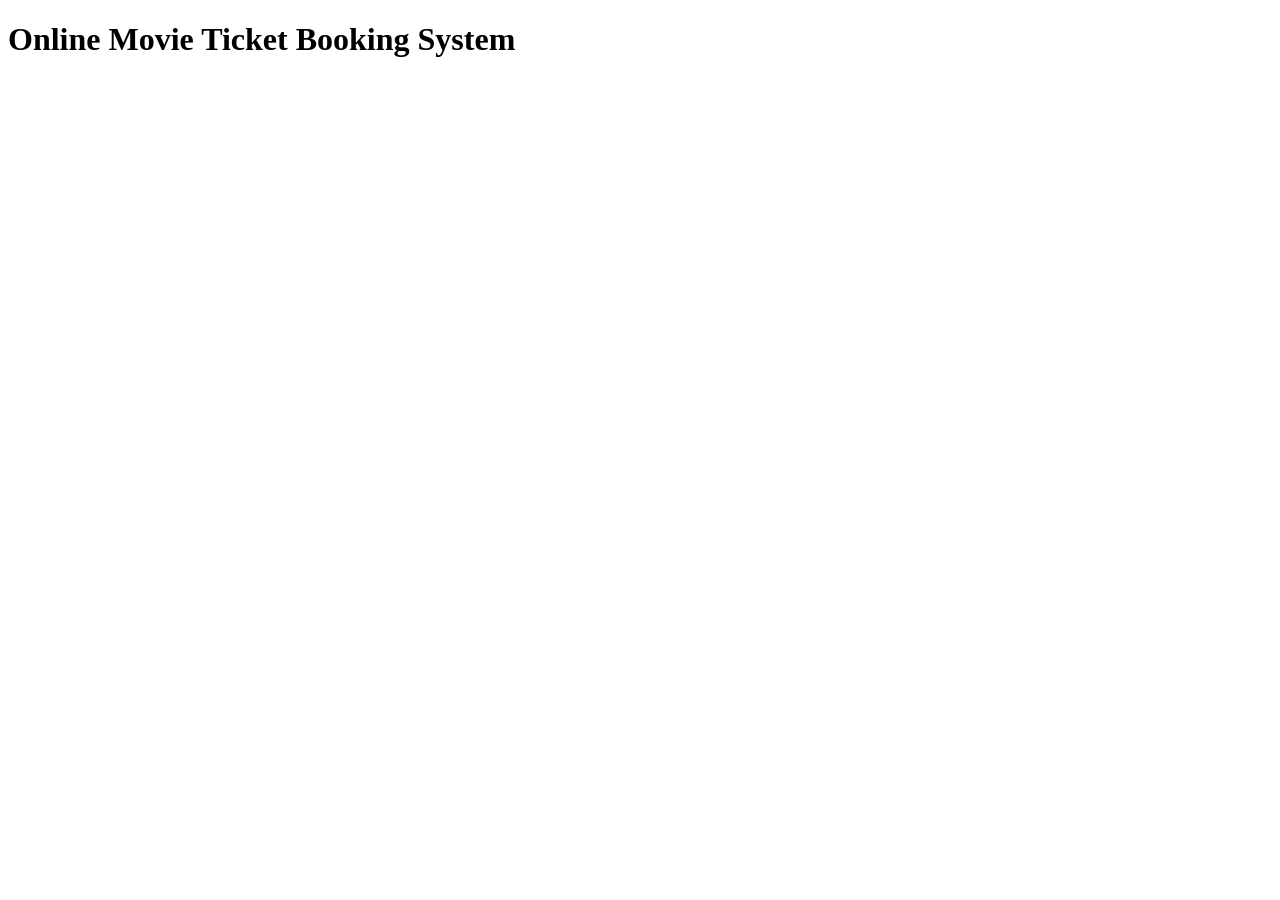
<file: Online movie ticket booking/index.html>
<!DOCTYPE html>
<html>
<head>
    <title>Online Movie Ticket Booking System</title>
</head>
<body>
    <h1>Online Movie Ticket Booking System</h1>
    <script>
        console.log("1. Checking Seat Availability...");
        let seatsAvailable = true;
        let booking = new Promise(function(resolve, reject) {
            setTimeout(function() {
                if (seatsAvailable) {
                    resolve("2. Seats Available");
                } else {
                    reject("No Seats Available");
                }
            }, 2000);
        });


        booking

           
            .then(function(message) {

                console.log(message);

                return "3. Payment Processed Successfully";

            })


           
            .then(function(message) {

                console.log(message);

                return "4. Booking Confirmed Successfully";

            })


       
            .then(function(message) {

                console.log(message);

                return "5. Ticket Generated Successfully";

            })


           
            .then(function(message) {

                console.log(message);

            })


      
            .catch(function(error) {

                console.log("Error:", error);

            });

    </script>

</body>
</html>
</file>
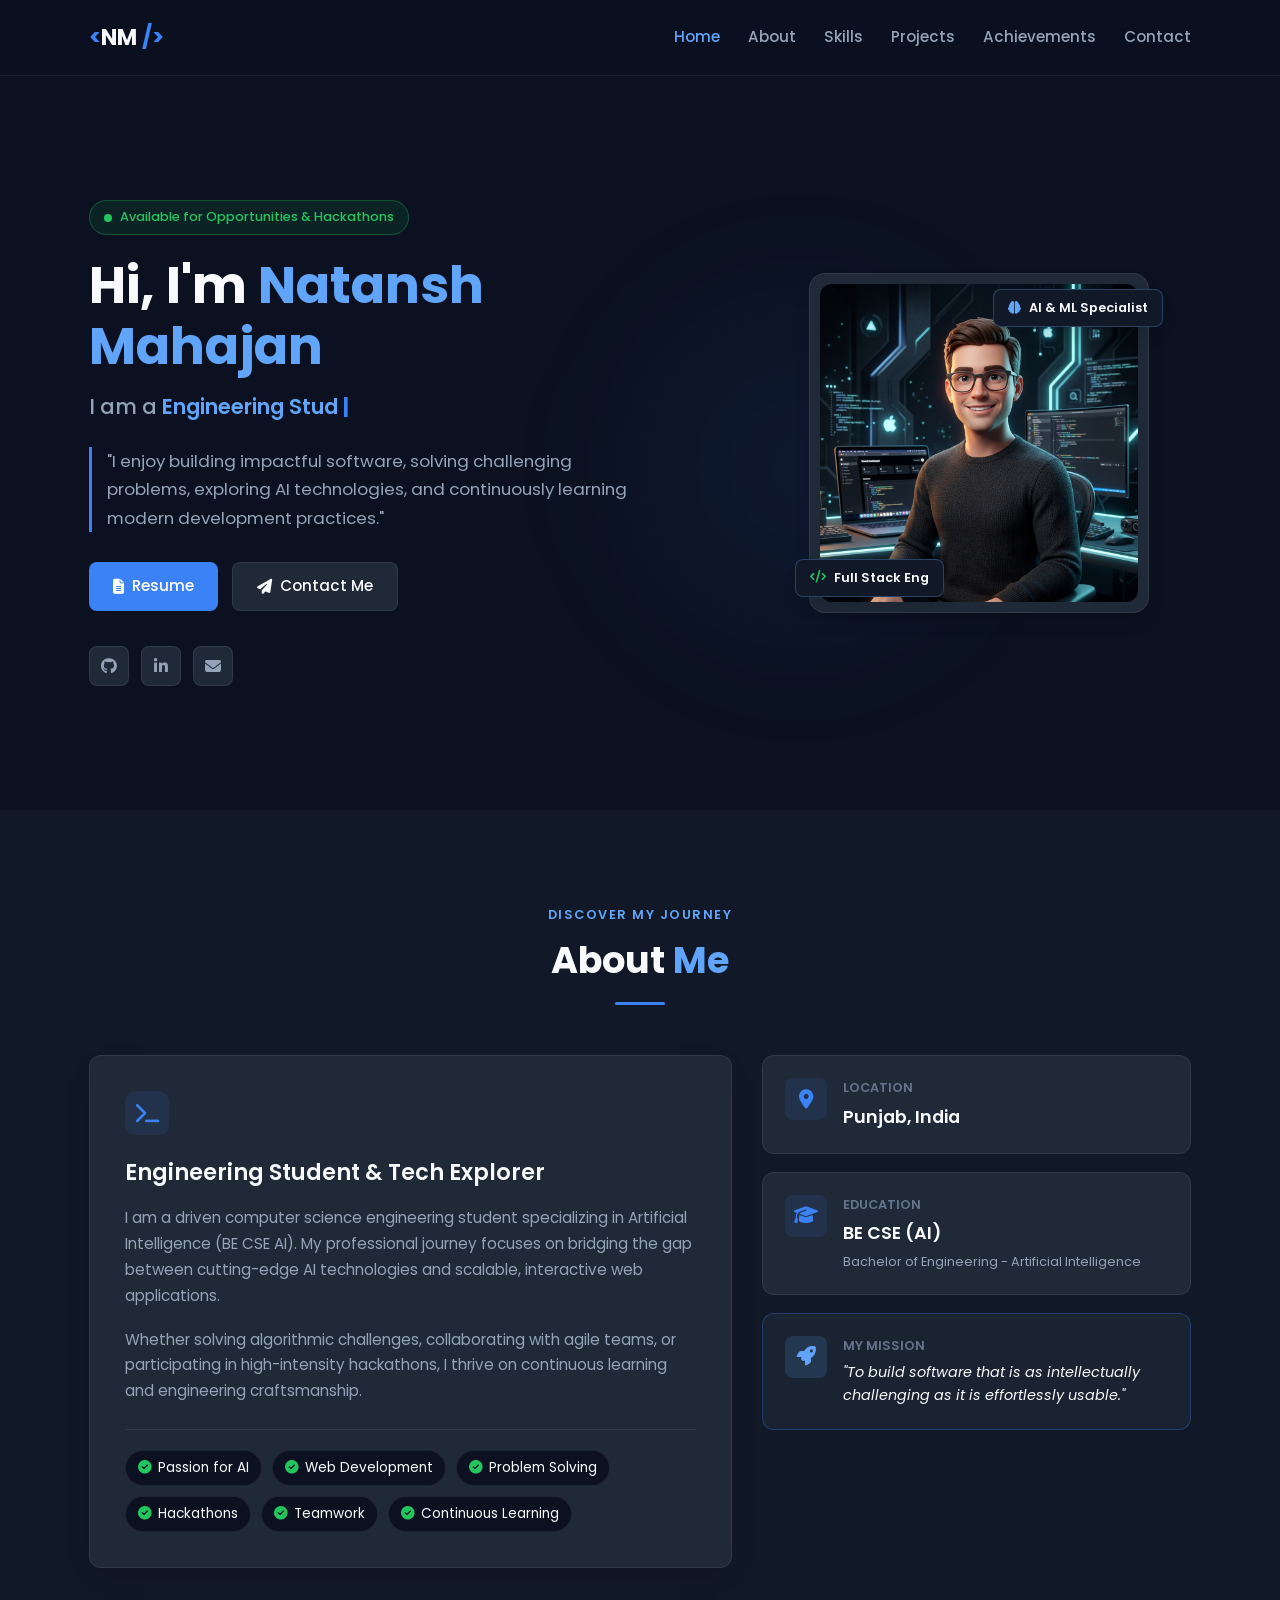
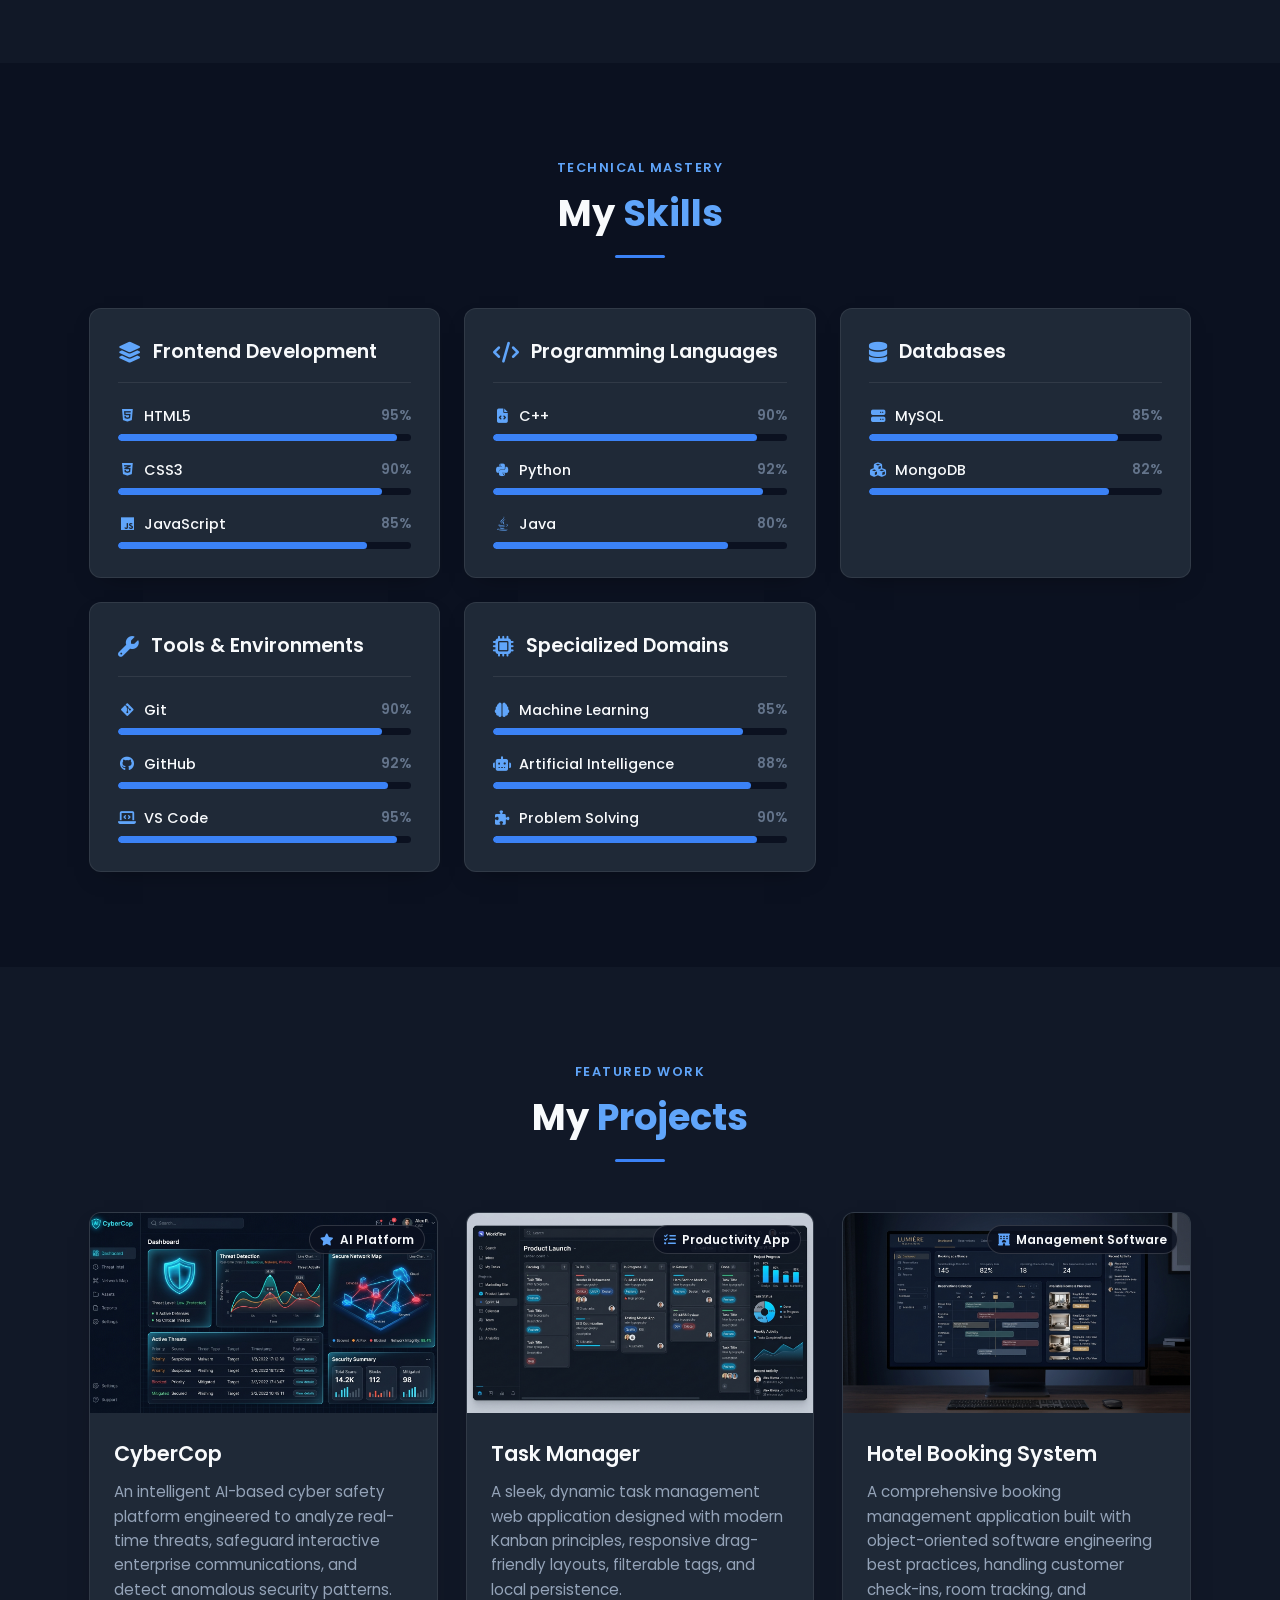
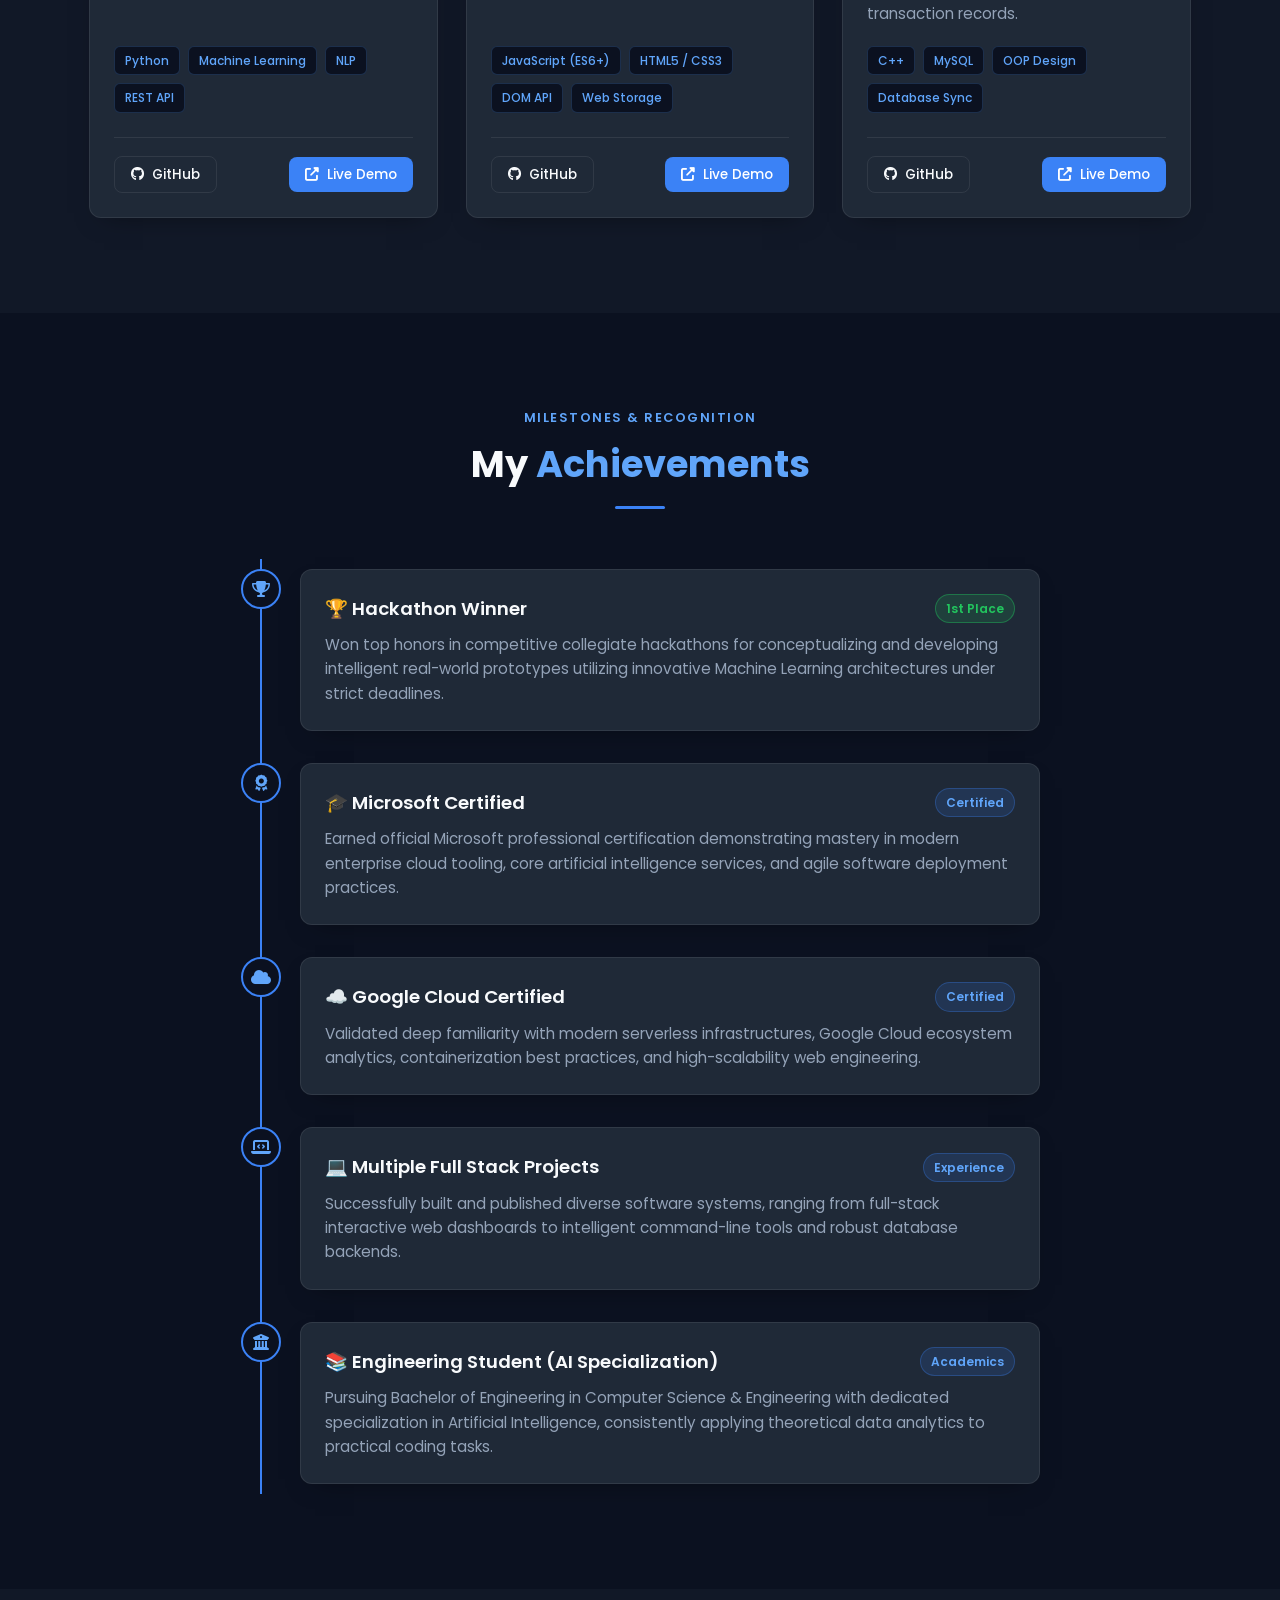
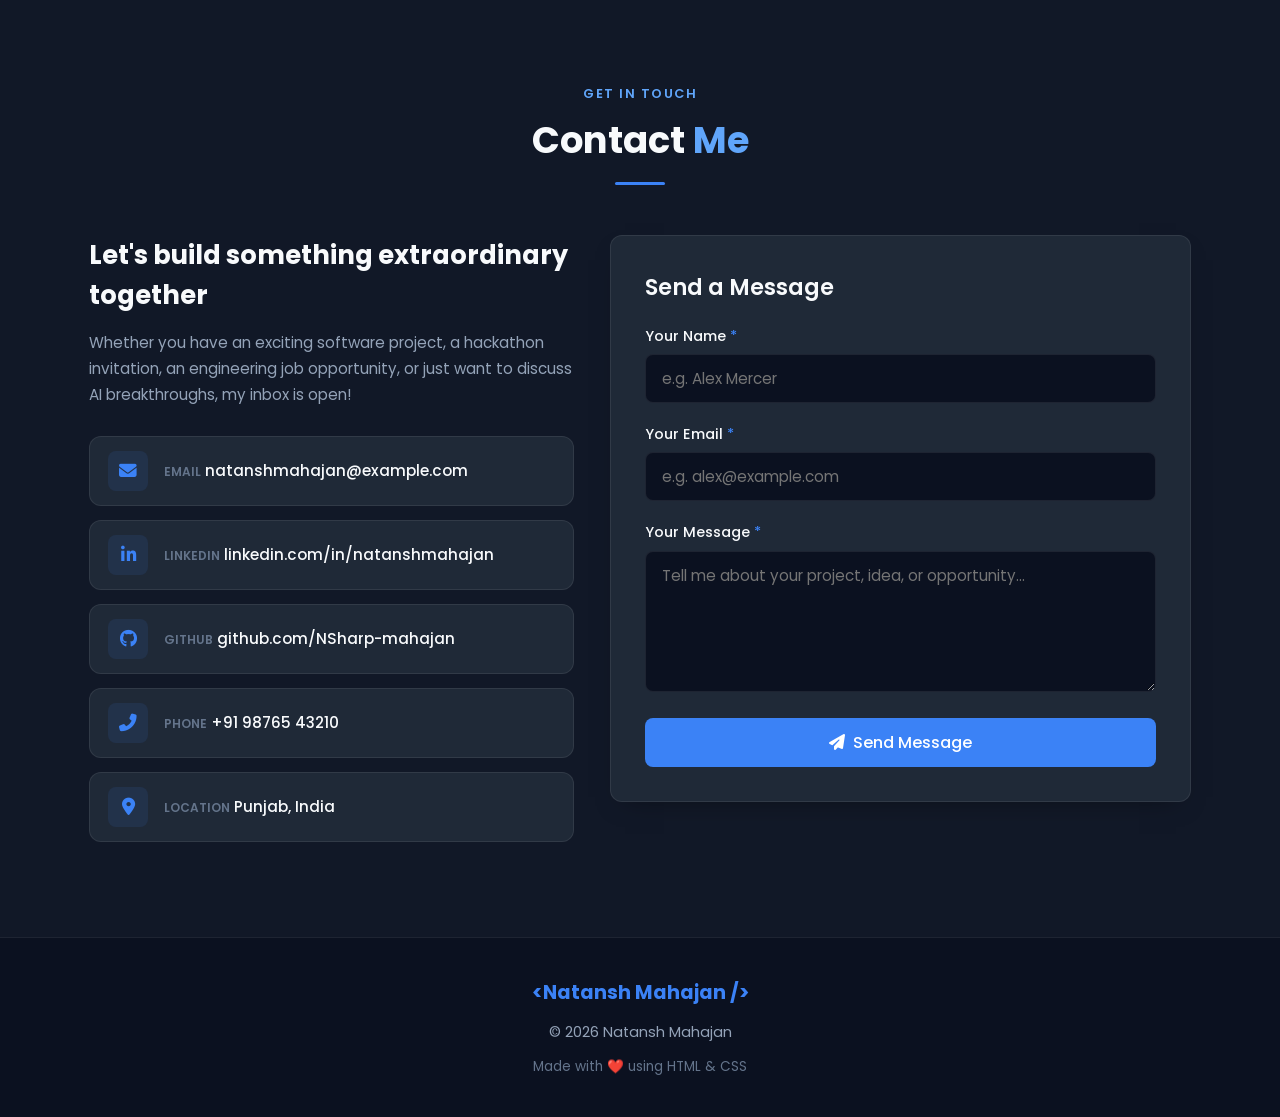
<file: Portfolio - HTML, CSS, JS/index.html>
<!DOCTYPE html>
<html lang="en">
<head>
    <meta charset="UTF-8">
    <meta name="viewport" content="width=device-width, initial-scale=1.0">
    <title>Natansh Mahajan | AI & ML Enthusiast & Full Stack Developer</title>
    <meta name="description" content="Portfolio of Natansh Mahajan, Engineering Student (BE CSE AI), AI & ML Enthusiast, and modern Full Stack Developer based in Punjab, India.">
    
    <!-- Google Fonts: Poppins -->
    <link rel="preconnect" href="https://fonts.googleapis.com">
    <link rel="preconnect" href="https://fonts.gstatic.com" crossorigin>
    <link href="https://fonts.googleapis.com/css2?family=Poppins:wght@300;400;500;600;700&display=swap" rel="stylesheet">
    
    <!-- Font Awesome for iconography -->
    <link rel="stylesheet" href="https://cdnjs.cloudflare.com/ajax/libs/font-awesome/6.5.1/css/all.min.css">
    
    <!-- Custom CSS -->
    <link rel="stylesheet" href="style.css">
</head>
<body>
    <!-- Sticky Navigation Bar -->
    <header class="navbar" id="navbar">
        <div class="container nav-container">
            <a href="#home" class="logo" aria-label="Natansh Mahajan Home">
                <span class="logo-accent">&lt;</span>NM<span class="logo-accent"> /&gt;</span>
            </a>
            
            <nav class="nav-links" id="nav-links">
                <a href="#home" class="nav-link active">Home</a>
                <a href="#about" class="nav-link">About</a>
                <a href="#skills" class="nav-link">Skills</a>
                <a href="#projects" class="nav-link">Projects</a>
                <a href="#achievements" class="nav-link">Achievements</a>
                <a href="#contact" class="nav-link">Contact</a>
            </nav>

            <button class="mobile-menu-btn" id="mobile-menu-btn" aria-label="Toggle Navigation Menu">
                <span class="bar"></span>
                <span class="bar"></span>
                <span class="bar"></span>
            </button>
        </div>
    </header>

    <!-- Main Content -->
    <main>
        <!-- HOME SECTION -->
        <section id="home" class="hero-section">
            <div class="ambient-glow" aria-hidden="true"></div>
            <div class="container hero-container">
                <div class="hero-content">
                    <div class="hero-badge">
                        <span class="status-dot"></span> Available for Opportunities &amp; Hackathons
                    </div>
                    <h1 class="hero-title">
                        Hi, I'm <span class="text-gradient">Natansh Mahajan</span>
                    </h1>
                    <div class="typing-wrapper" aria-label="Role typing effect">
                        <span class="static-text">I am a </span>
                        <span id="typing-text" class="typing-text">Engineering Student</span>
                        <span class="cursor">|</span>
                    </div>
                    <p class="hero-description">
                        "I enjoy building impactful software, solving challenging problems, exploring AI technologies, and continuously learning modern development practices."
                    </p>
                    <div class="hero-actions">
                        <a href="#resume-modal" class="btn btn-primary" id="resume-btn" aria-label="View Resume">
                            <i class="fas fa-file-alt"></i> Resume
                        </a>
                        <a href="#contact" class="btn btn-secondary" aria-label="Contact Natansh">
                            <i class="fas fa-paper-plane"></i> Contact Me
                        </a>
                    </div>
                    <div class="hero-social-links">
                        <a href="https://github.com/NSharp-mahajan" target="_blank" rel="noopener" aria-label="GitHub Profile"><i class="fab fa-github"></i></a>
                        <a href="https://linkedin.com" target="_blank" rel="noopener" aria-label="LinkedIn Profile"><i class="fab fa-linkedin-in"></i></a>
                        <a href="mailto:natanshmahajan@example.com" aria-label="Email Address"><i class="fas fa-envelope"></i></a>
                    </div>
                </div>
                
                <div class="hero-image-wrapper">
                    <div class="hero-image-glow" aria-hidden="true"></div>
                    <div class="profile-card">
                        <img src="assets/profile.jpg" alt="Natansh Mahajan - AI & ML Enthusiast" class="profile-img" id="profile-pic">
                        <div class="profile-badge top-badge">
                            <i class="fas fa-brain"></i>
                            <span>AI &amp; ML Specialist</span>
                        </div>
                        <div class="profile-badge bottom-badge">
                            <i class="fas fa-code"></i>
                            <span>Full Stack Eng</span>
                        </div>
                    </div>
                </div>
            </div>
        </section>

        <!-- ABOUT SECTION -->
        <section id="about" class="section about-section">
            <div class="container">
                <div class="section-header">
                    <span class="section-subtitle">DISCOVER MY JOURNEY</span>
                    <h2 class="section-title">About <span class="text-gradient">Me</span></h2>
                    <div class="section-divider"></div>
                </div>

                <div class="about-grid">
                    <article class="about-card main-about-card">
                        <div class="card-icon"><i class="fas fa-terminal"></i></div>
                        <h3>Engineering Student &amp; Tech Explorer</h3>
                        <p>
                            I am a driven computer science engineering student specializing in Artificial Intelligence (BE CSE AI). My professional journey focuses on bridging the gap between cutting-edge AI technologies and scalable, interactive web applications.
                        </p>
                        <p>
                            Whether solving algorithmic challenges, collaborating with agile teams, or participating in high-intensity hackathons, I thrive on continuous learning and engineering craftsmanship.
                        </p>
                        
                        <div class="about-highlights-tags">
                            <span class="tag"><i class="fas fa-check-circle"></i> Passion for AI</span>
                            <span class="tag"><i class="fas fa-check-circle"></i> Web Development</span>
                            <span class="tag"><i class="fas fa-check-circle"></i> Problem Solving</span>
                            <span class="tag"><i class="fas fa-check-circle"></i> Hackathons</span>
                            <span class="tag"><i class="fas fa-check-circle"></i> Teamwork</span>
                            <span class="tag"><i class="fas fa-check-circle"></i> Continuous Learning</span>
                        </div>
                    </article>

                    <div class="about-sidebar">
                        <div class="info-tile">
                            <div class="tile-icon"><i class="fas fa-map-marker-alt"></i></div>
                            <div class="tile-content">
                                <h4>Location</h4>
                                <p>Punjab, India</p>
                            </div>
                        </div>

                        <div class="info-tile">
                            <div class="tile-icon"><i class="fas fa-graduation-cap"></i></div>
                            <div class="tile-content">
                                <h4>Education</h4>
                                <p>BE CSE (AI)</p>
                                <span class="tile-subtext">Bachelor of Engineering - Artificial Intelligence</span>
                            </div>
                        </div>

                        <div class="info-tile highlight-tile">
                            <div class="tile-icon"><i class="fas fa-rocket"></i></div>
                            <div class="tile-content">
                                <h4>My Mission</h4>
                                <p>"To build software that is as intellectually challenging as it is effortlessly usable."</p>
                            </div>
                        </div>
                    </div>
                </div>
            </div>
        </section>

        <!-- SKILLS SECTION (HTML/CSS Powered Progress Bars) -->
        <section id="skills" class="section skills-section">
            <div class="container">
                <div class="section-header">
                    <span class="section-subtitle">TECHNICAL MASTERY</span>
                    <h2 class="section-title">My <span class="text-gradient">Skills</span></h2>
                    <div class="section-divider"></div>
                </div>

                <div class="skills-grid">
                    <!-- Frontend Skills -->
                    <div class="skill-category-card">
                        <div class="category-header">
                            <i class="fas fa-layer-group category-icon"></i>
                            <h3>Frontend Development</h3>
                        </div>
                        <div class="skill-list">
                            <div class="skill-item">
                                <div class="skill-meta">
                                    <span class="skill-name"><i class="fab fa-html5"></i> HTML5</span>
                                    <span class="skill-percent">95%</span>
                                </div>
                                <div class="progress-track">
                                    <div class="progress-fill" style="width: 95%;"></div>
                                </div>
                            </div>
                            <div class="skill-item">
                                <div class="skill-meta">
                                    <span class="skill-name"><i class="fab fa-css3-alt"></i> CSS3</span>
                                    <span class="skill-percent">90%</span>
                                </div>
                                <div class="progress-track">
                                    <div class="progress-fill" style="width: 90%;"></div>
                                </div>
                            </div>
                            <div class="skill-item">
                                <div class="skill-meta">
                                    <span class="skill-name"><i class="fab fa-js"></i> JavaScript</span>
                                    <span class="skill-percent">85%</span>
                                </div>
                                <div class="progress-track">
                                    <div class="progress-fill" style="width: 85%;"></div>
                                </div>
                            </div>
                        </div>
                    </div>

                    <!-- Programming Languages -->
                    <div class="skill-category-card">
                        <div class="category-header">
                            <i class="fas fa-code category-icon"></i>
                            <h3>Programming Languages</h3>
                        </div>
                        <div class="skill-list">
                            <div class="skill-item">
                                <div class="skill-meta">
                                    <span class="skill-name"><i class="fas fa-file-code"></i> C++</span>
                                    <span class="skill-percent">90%</span>
                                </div>
                                <div class="progress-track">
                                    <div class="progress-fill" style="width: 90%;"></div>
                                </div>
                            </div>
                            <div class="skill-item">
                                <div class="skill-meta">
                                    <span class="skill-name"><i class="fab fa-python"></i> Python</span>
                                    <span class="skill-percent">92%</span>
                                </div>
                                <div class="progress-track">
                                    <div class="progress-fill" style="width: 92%;"></div>
                                </div>
                            </div>
                            <div class="skill-item">
                                <div class="skill-meta">
                                    <span class="skill-name"><i class="fab fa-java"></i> Java</span>
                                    <span class="skill-percent">80%</span>
                                </div>
                                <div class="progress-track">
                                    <div class="progress-fill" style="width: 80%;"></div>
                                </div>
                            </div>
                        </div>
                    </div>

                    <!-- Database -->
                    <div class="skill-category-card">
                        <div class="category-header">
                            <i class="fas fa-database category-icon"></i>
                            <h3>Databases</h3>
                        </div>
                        <div class="skill-list">
                            <div class="skill-item">
                                <div class="skill-meta">
                                    <span class="skill-name"><i class="fas fa-server"></i> MySQL</span>
                                    <span class="skill-percent">85%</span>
                                </div>
                                <div class="progress-track">
                                    <div class="progress-fill" style="width: 85%;"></div>
                                </div>
                            </div>
                            <div class="skill-item">
                                <div class="skill-meta">
                                    <span class="skill-name"><i class="fas fa-cubes"></i> MongoDB</span>
                                    <span class="skill-percent">82%</span>
                                </div>
                                <div class="progress-track">
                                    <div class="progress-fill" style="width: 82%;"></div>
                                </div>
                            </div>
                        </div>
                    </div>

                    <!-- Tools -->
                    <div class="skill-category-card">
                        <div class="category-header">
                            <i class="fas fa-wrench category-icon"></i>
                            <h3>Tools &amp; Environments</h3>
                        </div>
                        <div class="skill-list">
                            <div class="skill-item">
                                <div class="skill-meta">
                                    <span class="skill-name"><i class="fab fa-git-alt"></i> Git</span>
                                    <span class="skill-percent">90%</span>
                                </div>
                                <div class="progress-track">
                                    <div class="progress-fill" style="width: 90%;"></div>
                                </div>
                            </div>
                            <div class="skill-item">
                                <div class="skill-meta">
                                    <span class="skill-name"><i class="fab fa-github"></i> GitHub</span>
                                    <span class="skill-percent">92%</span>
                                </div>
                                <div class="progress-track">
                                    <div class="progress-fill" style="width: 92%;"></div>
                                </div>
                            </div>
                            <div class="skill-item">
                                <div class="skill-meta">
                                    <span class="skill-name"><i class="fas fa-laptop-code"></i> VS Code</span>
                                    <span class="skill-percent">95%</span>
                                </div>
                                <div class="progress-track">
                                    <div class="progress-fill" style="width: 95%;"></div>
                                </div>
                            </div>
                        </div>
                    </div>

                    <!-- Other Specialties -->
                    <div class="skill-category-card">
                        <div class="category-header">
                            <i class="fas fa-microchip category-icon"></i>
                            <h3>Specialized Domains</h3>
                        </div>
                        <div class="skill-list">
                            <div class="skill-item">
                                <div class="skill-meta">
                                    <span class="skill-name"><i class="fas fa-brain"></i> Machine Learning</span>
                                    <span class="skill-percent">85%</span>
                                </div>
                                <div class="progress-track">
                                    <div class="progress-fill" style="width: 85%;"></div>
                                </div>
                            </div>
                            <div class="skill-item">
                                <div class="skill-meta">
                                    <span class="skill-name"><i class="fas fa-robot"></i> Artificial Intelligence</span>
                                    <span class="skill-percent">88%</span>
                                </div>
                                <div class="progress-track">
                                    <div class="progress-fill" style="width: 88%;"></div>
                                </div>
                            </div>
                            <div class="skill-item">
                                <div class="skill-meta">
                                    <span class="skill-name"><i class="fas fa-puzzle-piece"></i> Problem Solving</span>
                                    <span class="skill-percent">90%</span>
                                </div>
                                <div class="progress-track">
                                    <div class="progress-fill" style="width: 90%;"></div>
                                </div>
                            </div>
                        </div>
                    </div>
                </div>
            </div>
        </section>

        <!-- PROJECTS SECTION -->
        <section id="projects" class="section projects-section">
            <div class="container">
                <div class="section-header">
                    <span class="section-subtitle">FEATURED WORK</span>
                    <h2 class="section-title">My <span class="text-gradient">Projects</span></h2>
                    <div class="section-divider"></div>
                </div>

                <div class="projects-grid">
                    <!-- Project 1: CyberCop -->
                    <article class="project-card">
                        <div class="project-image-wrapper">
                            <img src="assets/cybercop.jpg" alt="CyberCop AI Cybersecurity Platform" class="project-image">
                            <div class="project-overlay">
                                <span class="badge-featured"><i class="fas fa-star"></i> AI Platform</span>
                            </div>
                        </div>
                        <div class="project-content">
                            <h3>CyberCop</h3>
                            <p class="project-description">
                                An intelligent AI-based cyber safety platform engineered to analyze real-time threats, safeguard interactive enterprise communications, and detect anomalous security patterns.
                            </p>
                            <div class="tech-stack-badges">
                                <span>Python</span>
                                <span>Machine Learning</span>
                                <span>NLP</span>
                                <span>REST API</span>
                            </div>
                            <div class="project-actions">
                                <a href="https://github.com/NSharp-mahajan" target="_blank" rel="noopener" class="btn btn-outline">
                                    <i class="fab fa-github"></i> GitHub
                                </a>
                                <a href="https://github.com/NSharp-mahajan" target="_blank" rel="noopener" class="btn btn-primary-sm">
                                    <i class="fas fa-external-link-alt"></i> Live Demo
                                </a>
                            </div>
                        </div>
                    </article>

                    <!-- Project 2: Task Manager -->
                    <article class="project-card">
                        <div class="project-image-wrapper">
                            <img src="assets/task-manager.jpg" alt="Task Manager Web Application" class="project-image">
                            <div class="project-overlay">
                                <span class="badge-featured"><i class="fas fa-tasks"></i> Productivity App</span>
                            </div>
                        </div>
                        <div class="project-content">
                            <h3>Task Manager</h3>
                            <p class="project-description">
                                A sleek, dynamic task management web application designed with modern Kanban principles, responsive drag-friendly layouts, filterable tags, and local persistence.
                            </p>
                            <div class="tech-stack-badges">
                                <span>JavaScript (ES6+)</span>
                                <span>HTML5 / CSS3</span>
                                <span>DOM API</span>
                                <span>Web Storage</span>
                            </div>
                            <div class="project-actions">
                                <a href="https://github.com/NSharp-mahajan" target="_blank" rel="noopener" class="btn btn-outline">
                                    <i class="fab fa-github"></i> GitHub
                                </a>
                                <a href="https://github.com/NSharp-mahajan" target="_blank" rel="noopener" class="btn btn-primary-sm">
                                    <i class="fas fa-external-link-alt"></i> Live Demo
                                </a>
                            </div>
                        </div>
                    </article>

                    <!-- Project 3: Hotel Booking System -->
                    <article class="project-card">
                        <div class="project-image-wrapper">
                            <img src="assets/hotel-booking.jpg" alt="Hotel Booking Management Application" class="project-image">
                            <div class="project-overlay">
                                <span class="badge-featured"><i class="fas fa-hotel"></i> Management Software</span>
                            </div>
                        </div>
                        <div class="project-content">
                            <h3>Hotel Booking System</h3>
                            <p class="project-description">
                                A comprehensive booking management application built with object-oriented software engineering best practices, handling customer check-ins, room tracking, and transaction records.
                            </p>
                            <div class="tech-stack-badges">
                                <span>C++</span>
                                <span>MySQL</span>
                                <span>OOP Design</span>
                                <span>Database Sync</span>
                            </div>
                            <div class="project-actions">
                                <a href="https://github.com/NSharp-mahajan" target="_blank" rel="noopener" class="btn btn-outline">
                                    <i class="fab fa-github"></i> GitHub
                                </a>
                                <a href="https://github.com/NSharp-mahajan" target="_blank" rel="noopener" class="btn btn-primary-sm">
                                    <i class="fas fa-external-link-alt"></i> Live Demo
                                </a>
                            </div>
                        </div>
                    </article>
                </div>
            </div>
        </section>

        <!-- ACHIEVEMENTS SECTION -->
        <section id="achievements" class="section achievements-section">
            <div class="container">
                <div class="section-header">
                    <span class="section-subtitle">MILESTONES &amp; RECOGNITION</span>
                    <h2 class="section-title">My <span class="text-gradient">Achievements</span></h2>
                    <div class="section-divider"></div>
                </div>

                <div class="timeline">
                    <!-- Achievement 1 -->
                    <div class="timeline-item">
                        <div class="timeline-dot"><i class="fas fa-trophy"></i></div>
                        <div class="timeline-content card-hover">
                            <div class="timeline-header">
                                <h3>🏆 Hackathon Winner</h3>
                                <span class="timeline-badge success">1st Place</span>
                            </div>
                            <p>
                                Won top honors in competitive collegiate hackathons for conceptualizing and developing intelligent real-world prototypes utilizing innovative Machine Learning architectures under strict deadlines.
                            </p>
                        </div>
                    </div>

                    <!-- Achievement 2 -->
                    <div class="timeline-item">
                        <div class="timeline-dot"><i class="fas fa-award"></i></div>
                        <div class="timeline-content card-hover">
                            <div class="timeline-header">
                                <h3>🎓 Microsoft Certified</h3>
                                <span class="timeline-badge">Certified</span>
                            </div>
                            <p>
                                Earned official Microsoft professional certification demonstrating mastery in modern enterprise cloud tooling, core artificial intelligence services, and agile software deployment practices.
                            </p>
                        </div>
                    </div>

                    <!-- Achievement 3 -->
                    <div class="timeline-item">
                        <div class="timeline-dot"><i class="fas fa-cloud"></i></div>
                        <div class="timeline-content card-hover">
                            <div class="timeline-header">
                                <h3>☁️ Google Cloud Certified</h3>
                                <span class="timeline-badge">Certified</span>
                            </div>
                            <p>
                                Validated deep familiarity with modern serverless infrastructures, Google Cloud ecosystem analytics, containerization best practices, and high-scalability web engineering.
                            </p>
                        </div>
                    </div>

                    <!-- Achievement 4 -->
                    <div class="timeline-item">
                        <div class="timeline-dot"><i class="fas fa-laptop-code"></i></div>
                        <div class="timeline-content card-hover">
                            <div class="timeline-header">
                                <h3>💻 Multiple Full Stack Projects</h3>
                                <span class="timeline-badge">Experience</span>
                            </div>
                            <p>
                                Successfully built and published diverse software systems, ranging from full-stack interactive web dashboards to intelligent command-line tools and robust database backends.
                            </p>
                        </div>
                    </div>

                    <!-- Achievement 5 -->
                    <div class="timeline-item">
                        <div class="timeline-dot"><i class="fas fa-university"></i></div>
                        <div class="timeline-content card-hover">
                            <div class="timeline-header">
                                <h3>📚 Engineering Student (AI Specialization)</h3>
                                <span class="timeline-badge">Academics</span>
                            </div>
                            <p>
                                Pursuing Bachelor of Engineering in Computer Science &amp; Engineering with dedicated specialization in Artificial Intelligence, consistently applying theoretical data analytics to practical coding tasks.
                            </p>
                        </div>
                    </div>
                </div>
            </div>
        </section>

        <!-- CONTACT SECTION -->
        <section id="contact" class="section contact-section">
            <div class="container">
                <div class="section-header">
                    <span class="section-subtitle">GET IN TOUCH</span>
                    <h2 class="section-title">Contact <span class="text-gradient">Me</span></h2>
                    <div class="section-divider"></div>
                </div>

                <div class="contact-grid">
                    <!-- Contact Info Cards -->
                    <div class="contact-info">
                        <h3>Let's build something extraordinary together</h3>
                        <p class="contact-intro">
                            Whether you have an exciting software project, a hackathon invitation, an engineering job opportunity, or just want to discuss AI breakthroughs, my inbox is open!
                        </p>

                        <div class="contact-methods">
                            <a href="mailto:natanshmahajan@example.com" class="contact-method-card">
                                <div class="contact-icon"><i class="fas fa-envelope"></i></div>
                                <div class="contact-details">
                                    <span class="label">Email</span>
                                    <span class="value">natanshmahajan@example.com</span>
                                </div>
                            </a>

                            <a href="https://linkedin.com" target="_blank" rel="noopener" class="contact-method-card">
                                <div class="contact-icon"><i class="fab fa-linkedin-in"></i></div>
                                <div class="contact-details">
                                    <span class="label">LinkedIn</span>
                                    <span class="value">linkedin.com/in/natanshmahajan</span>
                                </div>
                            </a>

                            <a href="https://github.com/NSharp-mahajan" target="_blank" rel="noopener" class="contact-method-card">
                                <div class="contact-icon"><i class="fab fa-github"></i></div>
                                <div class="contact-details">
                                    <span class="label">GitHub</span>
                                    <span class="value">github.com/NSharp-mahajan</span>
                                </div>
                            </a>

                            <div class="contact-method-card no-hover">
                                <div class="contact-icon"><i class="fas fa-phone-alt"></i></div>
                                <div class="contact-details">
                                    <span class="label">Phone</span>
                                    <span class="value">+91 98765 43210</span>
                                </div>
                            </div>

                            <div class="contact-method-card no-hover">
                                <div class="contact-icon"><i class="fas fa-map-marker-alt"></i></div>
                                <div class="contact-details">
                                    <span class="label">Location</span>
                                    <span class="value">Punjab, India</span>
                                </div>
                            </div>
                        </div>
                    </div>

                    <!-- Contact Form -->
                    <form class="contact-form" id="contact-form">
                        <h3>Send a Message</h3>
                        
                        <div class="form-group">
                            <label for="name">Your Name <span class="required">*</span></label>
                            <input type="text" id="name" name="name" placeholder="e.g. Alex Mercer" required autocomplete="name">
                            <span class="error-msg" id="name-error"></span>
                        </div>

                        <div class="form-group">
                            <label for="email">Your Email <span class="required">*</span></label>
                            <input type="email" id="email" name="email" placeholder="e.g. alex@example.com" required autocomplete="email">
                            <span class="error-msg" id="email-error"></span>
                        </div>

                        <div class="form-group">
                            <label for="message">Your Message <span class="required">*</span></label>
                            <textarea id="message" name="message" rows="5" placeholder="Tell me about your project, idea, or opportunity..." required></textarea>
                            <span class="error-msg" id="message-error"></span>
                        </div>

                        <button type="submit" class="btn btn-primary btn-submit">
                            <i class="fas fa-paper-plane"></i> Send Message
                        </button>
                        
                        <div id="form-feedback" class="form-feedback" aria-live="polite"></div>
                    </form>
                </div>
            </div>
        </section>
    </main>

    <!-- Scroll to Top Button -->
    <button id="scroll-to-top" class="scroll-to-top-btn" aria-label="Scroll to top">
        <i class="fas fa-arrow-up"></i>
    </button>

    <!-- Resume Modal -->
    <div id="resume-modal" class="modal-overlay" aria-hidden="true">
        <div class="modal-card">
            <div class="modal-header">
                <h3>Natansh Mahajan - Resume</h3>
                <button class="modal-close-btn" id="close-modal-btn" aria-label="Close Modal">&times;</button>
            </div>
            <div class="modal-body">
                <p>Thank you for your interest! As an engineering student, I am actively seeking software engineering internships and collaborative hackathon projects.</p>
                <div class="modal-info-list">
                    <p><i class="fas fa-graduation-cap"></i> <strong>Education:</strong> BE CSE (AI), Punjab, India</p>
                    <p><i class="fas fa-code"></i> <strong>Core Tech:</strong> C++, Python, JavaScript, HTML/CSS, MySQL</p>
                    <p><i class="fas fa-brain"></i> <strong>Interests:</strong> Machine Learning, AI Algorithms, Modern Web Dev</p>
                </div>
                <div class="modal-actions">
                    <a href="https://github.com/NSharp-mahajan" target="_blank" rel="noopener" class="btn btn-primary">
                        <i class="fab fa-github"></i> Visit My GitHub
                    </a>
                    <a href="mailto:natanshmahajan@example.com" class="btn btn-secondary">
                        <i class="fas fa-envelope"></i> Request Full CV
                    </a>
                </div>
            </div>
        </div>
    </div>

    <!-- FOOTER -->
    <footer class="footer">
        <div class="container footer-container">
            <div class="footer-logo">
                <span>&lt;Natansh Mahajan /&gt;</span>
            </div>
            <p class="copyright">&copy; 2026 Natansh Mahajan</p>
            <p class="credit">Made with ❤️ using HTML &amp; CSS</p>
        </div>
    </footer>

    <!-- Minimal Vanilla JavaScript -->
    <script src="script.js"></script>
</body>
</html>
</file>
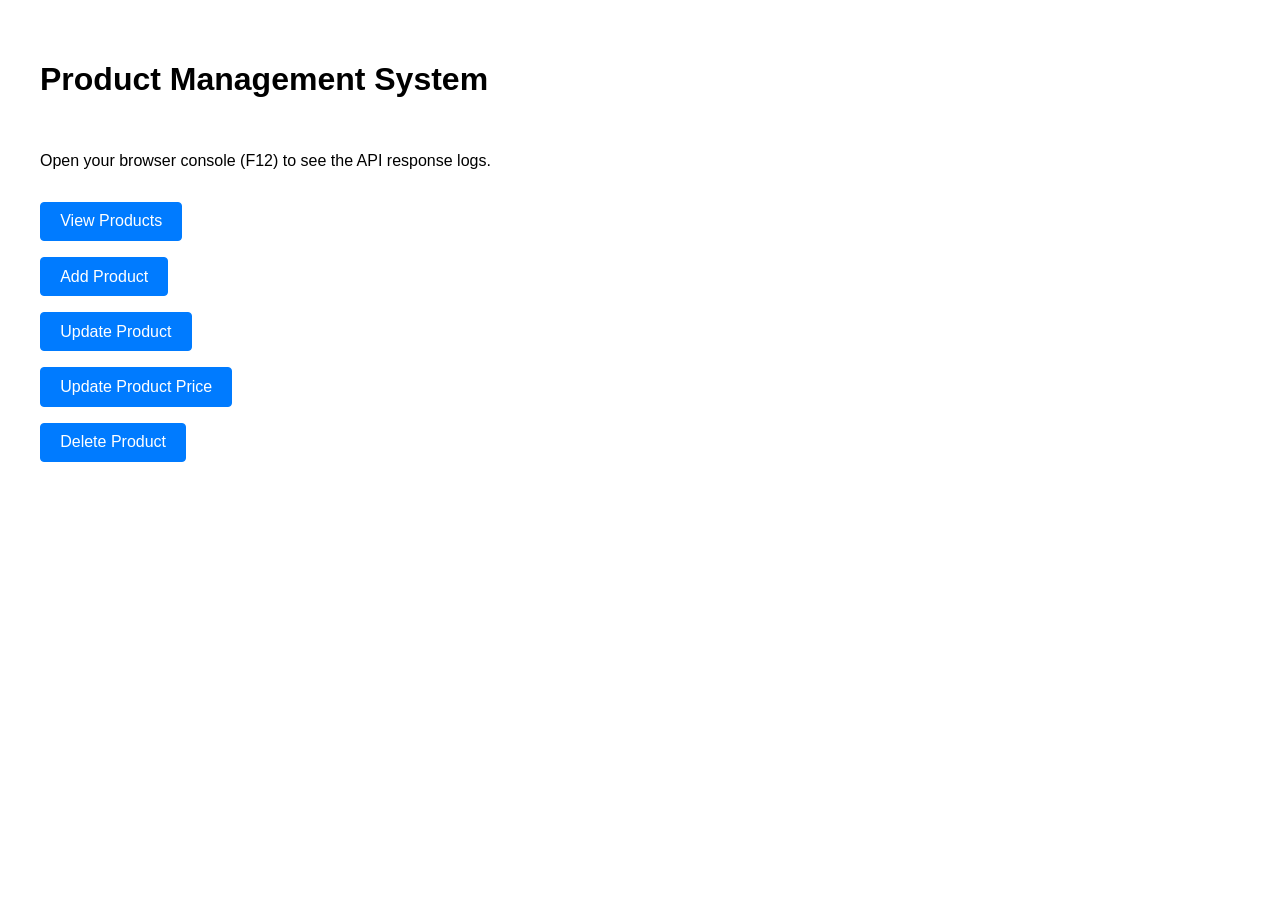
<file: Product Management API/Index.html>
<!DOCTYPE html>
<html lang="en">
<head>
  <meta charset="UTF-8">
  <meta name="viewport" content="width=device-width, initial-scale=1.0">
  <title>Product Management API</title>
  <style>
    body {
      font-family: Arial, sans-serif;
      padding: 2rem;
      display: flex;
      flex-direction: column;
      align-items: flex-start;
      gap: 1rem;
    }
    button {
      padding: 0.6rem 1.2rem;
      font-size: 1rem;
      cursor: pointer;
      border-radius: 4px;
      border: 1px solid #007bff;
      background-color: #007bff;
      color: white;
      transition: background-color 0.2s;
    }
    button:hover {
      background-color: #0056b3;
    }
  </style>
</head>
<body>

  <h1>Product Management System</h1>
  <p>Open your browser console (F12) to see the API response logs.</p>

  <!-- 5 Required Buttons -->
  <button onclick="getProducts()">View Products</button>
  <button onclick="addProduct()">Add Product</button>
  <button onclick="updateProduct()">Update Product</button>
  <button onclick="updatePrice()">Update Product Price</button>
  <button onclick="deleteProduct()">Delete Product</button>

  <script>
    const API_URL = "https://fakestoreapi.com/products";

    // 1. GET: Fetch all products
    async function getProducts() {
      try {
        const response = await fetch(API_URL);
        const data = await response.json();
        console.log("Fetched Products:", data);
      } catch (error) {
        console.error("Error fetching products:", error);
      }
    }

    // 2. POST: Add a new product
    async function addProduct() {
      const newProduct = {
        title: "Wireless Headphones",
        price: 1999,
        category: "electronics"
      };

      try {
        const response = await fetch(API_URL, {
          method: "POST",
          headers: {
            "Content-Type": "application/json"
          },
          body: JSON.stringify(newProduct)
        });
        const data = await response.json();
        console.log("Added Product Response:", data);
      } catch (error) {
        console.error("Error adding product:", error);
      }
    }

    // 3. PUT: Completely update product with ID 1
    async function updateProduct() {
      const updatedProduct = {
        title: "Updated Wireless Headphones",
        price: 2499,
        description: "High quality noise-canceling headphones",
        image: "https://i.pravatar.cc",
        category: "electronics"
      };

      try {
        const response = await fetch(`${API_URL}/1`, {
          method: "PUT",
          headers: {
            "Content-Type": "application/json"
          },
          body: JSON.stringify(updatedProduct)
        });
        const data = await response.json();
        console.log("Updated Product (PUT) Response:", data);
      } catch (error) {
        console.error("Error updating product:", error);
      }
    }

    // 4. PATCH: Update only the price of product ID 1
    async function updatePrice() {
      const priceUpdate = {
        price: 1799
      };

      try {
        const response = await fetch(`${API_URL}/1`, {
          method: "PATCH",
          headers: {
            "Content-Type": "application/json"
          },
          body: JSON.stringify(priceUpdate)
        });
        const data = await response.json();
        console.log("Updated Price (PATCH) Response:", data);
      } catch (error) {
        console.error("Error updating price:", error);
      }
    }

    // 5. DELETE: Delete product ID 1
    async function deleteProduct() {
      try {
        const response = await fetch(`${API_URL}/1`, {
          method: "DELETE"
        });
        const data = await response.json();
        console.log("Deleted Product Response:", data);
      } catch (error) {
        console.error("Error deleting product:", error);
      }
    }
  </script>
</body>
</html>
</file>
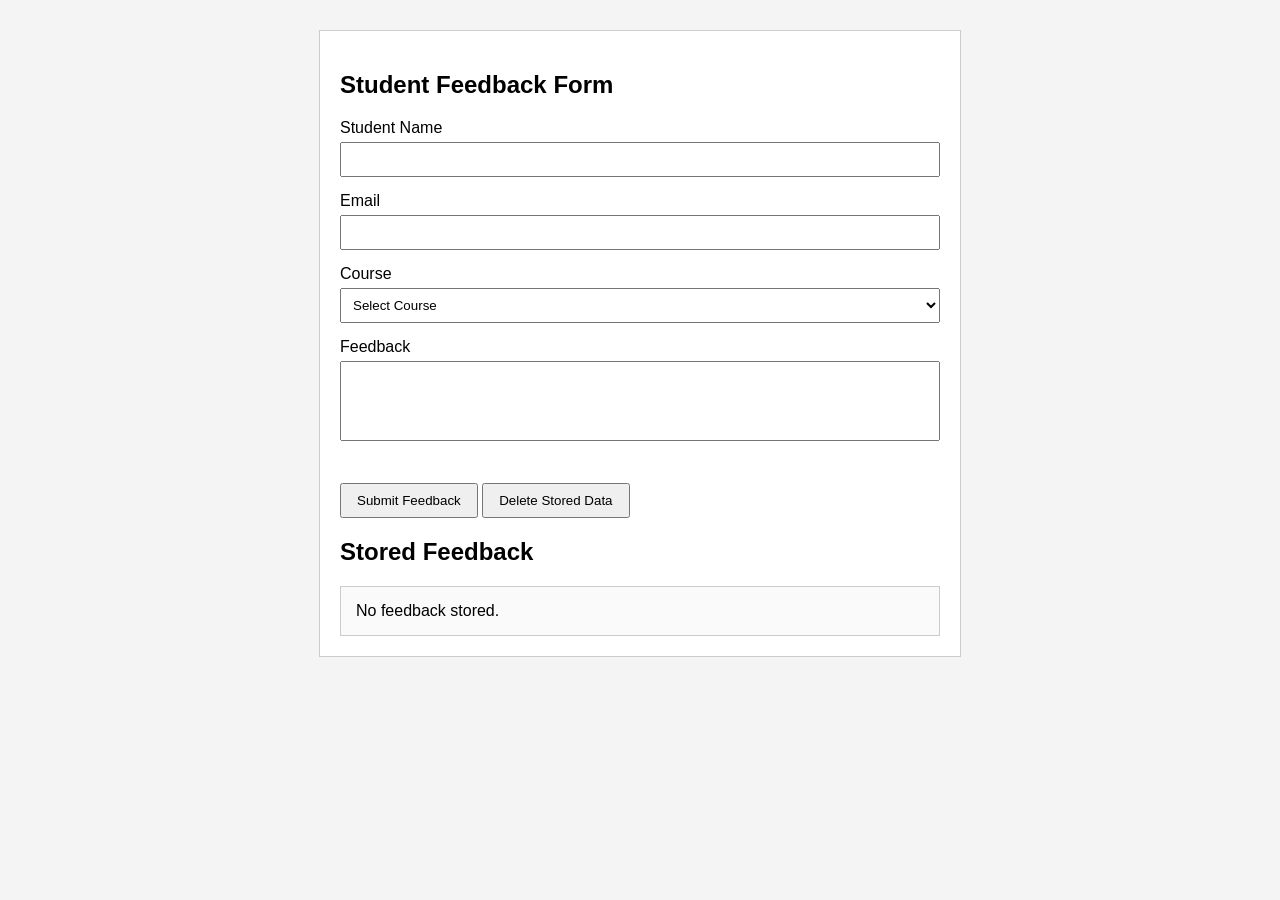
<file: Student-Feedback-form/index.html>
<!DOCTYPE html>
<html lang="en">
<head>
    <meta charset="UTF-8">
    <meta name="viewport" content="width=device-width, initial-scale=1.0">
    <title>Student Feedback Form</title>
    <link rel="stylesheet" href="style.css">
</head>
<body>

<div class="container">

    <h2>Student Feedback Form</h2>

    <form id="feedbackForm">

        <label>Student Name</label>
        <input type="text" id="name">
        <span class="error" id="nameError"></span>

        <label>Email</label>
        <input type="email" id="email">
        <span class="error" id="emailError"></span>

        <label>Course</label>
        <select id="course">
            <option value="">Select Course</option>
            <option>Next.js</option>
            <option>LangChain</option>
            <option>Redis</option>
            <option>Docker</option>
        </select>
        <span class="error" id="courseError"></span>

        <label>Feedback</label>
        <textarea id="feedback"></textarea>
        <span class="error" id="feedbackError"></span>

        <br><br>

        <button type="submit">Submit Feedback</button>
        <button type="button" id="deleteBtn">Delete Stored Data</button>

    </form>

    <h3 id="sessionUser"></h3>

    <h2>Stored Feedback</h2>

    <div id="storedData">
        No feedback stored.
    </div>

</div>

<script src="script.js"></script>

</body>
</html>
</file>
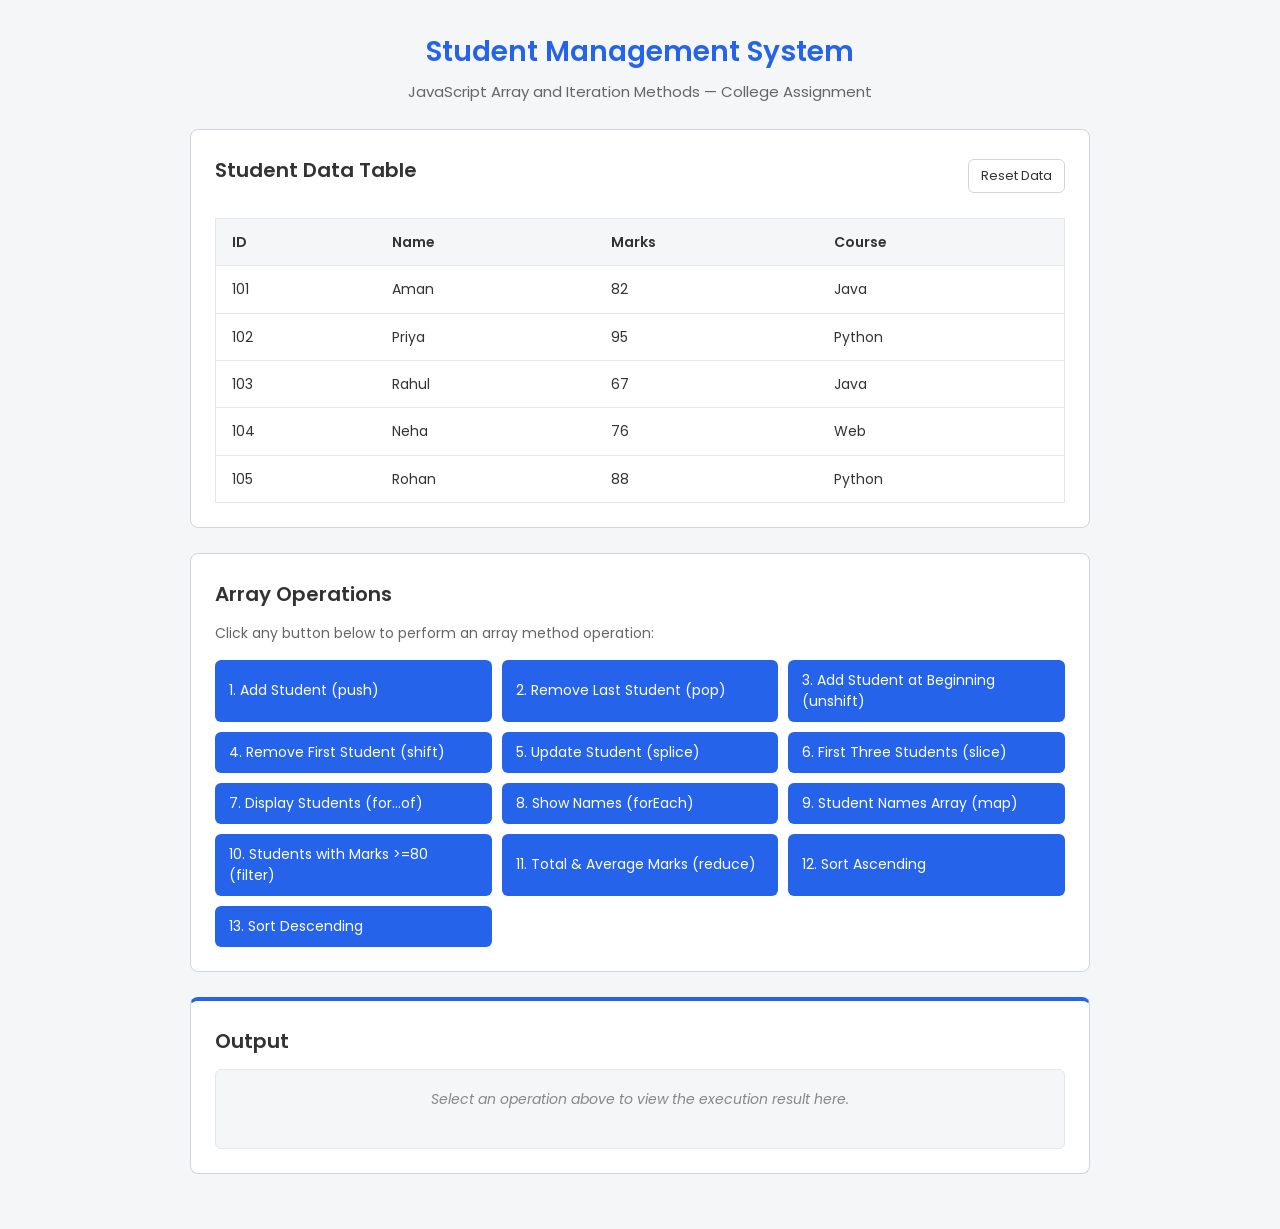
<file: Student-Management-System/index.html>
<!DOCTYPE html>
<html lang="en">
<head>
    <meta charset="UTF-8">
    <meta name="viewport" content="width=device-width, initial-scale=1.0">
    <title>Student Management System</title>
    <link rel="preconnect" href="https://fonts.googleapis.com">
    <link rel="preconnect" href="https://fonts.gstatic.com" crossorigin>
    <link href="https://fonts.googleapis.com/css2?family=Poppins:wght@400;500;600&display=swap" rel="stylesheet">
    <!-- Custom Stylesheet -->
    <link rel="stylesheet" href="style.css">
</head>
<body>
    <div class="main-container">
        <header class="page-header">
            <h1>Student Management System</h1>
            <p>JavaScript Array and Iteration Methods — College Assignment</p>
        </header>

        <section class="card">
            <div class="section-header">
                <h2>Student Data Table</h2>
                <button id="reset-btn" class="btn btn-outline" onclick="resetData()">Reset Data</button>
            </div>
            <div class="table-wrapper">
                <table class="data-table">
                    <thead>
                        <tr>
                            <th>ID</th>
                            <th>Name</th>
                            <th>Marks</th>
                            <th>Course</th>
                        </tr>
                    </thead>
                    <tbody id="student-table-body">
                        <!-- Table content populated by JavaScript -->
                    </tbody>
                </table>
            </div>
        </section>

        <!-- Array Operations Section -->
        <section class="card">
            <h2>Array Operations</h2>
            <p class="instruction">Click any button below to perform an array method operation:</p>
            
            <div class="buttons-grid">
                <button class="btn" onclick="addStudent()">1. Add Student (push)</button>
                <button class="btn" onclick="removeLastStudent()">2. Remove Last Student (pop)</button>
                <button class="btn" onclick="addStudentBeginning()">3. Add Student at Beginning (unshift)</button>
                <button class="btn" onclick="removeFirstStudent()">4. Remove First Student (shift)</button>
                <button class="btn" onclick="updateStudent()">5. Update Student (splice)</button>
                <button class="btn" onclick="showFirstThree()">6. First Three Students (slice)</button>
                <button class="btn" onclick="displayStudents()">7. Display Students (for...of)</button>
                <button class="btn" onclick="showNames()">8. Show Names (forEach)</button>
                <button class="btn" onclick="getStudentNames()">9. Student Names Array (map)</button>
                <button class="btn" onclick="filterHighScorers()">10. Students with Marks &gt;=80 (filter)</button>
                <button class="btn" onclick="calculateTotalAverage()">11. Total &amp; Average Marks (reduce)</button>
                <button class="btn" onclick="sortAscending()">12. Sort Ascending</button>
                <button class="btn" onclick="sortDescending()">13. Sort Descending</button>
            </div>
        </section>

        <!-- Output Section -->
        <section class="card output-section">
            <h2>Output</h2>
            <div id="output-box" class="output-content">
                <p class="empty-msg">Select an operation above to view the execution result here.</p>
            </div>
        </section>
    </div>

    <!-- Custom JavaScript File -->
    <script src="script.js"></script>
</body>
</html>
</file>
<file: Portfolio - HTML, CSS, JS/style.css>
/* ==========================================================================
   1. CSS VARIABLES & THEME CONFIGURATION
   ========================================================================== */
:root {
    /* Color Palette as per Design Requirements */
    --bg-primary: #0B1120;
    --bg-secondary: #111827;
    --bg-card: #1F2937;
    --bg-card-hover: #263346;
    
    --accent-primary: #3B82F6;
    --accent-secondary: #60A5FA;
    --accent-success: #22C55E;
    
    --text-primary: #F8FAFC;
    --text-secondary: #94A3B8;
    --text-muted: #64748B;
    
    /* Subtle overlays */
    --border-color: rgba(255, 255, 255, 0.08);
    --border-hover: rgba(96, 165, 250, 0.3);
    --nav-bg: rgba(11, 17, 32, 0.9);
    
    /* Typography & Spacing */
    --font-primary: 'Poppins', -apple-system, sans-serif;
    --nav-height: 76px;
    
    /* Borders & Shadows */
    --radius-sm: 8px;
    --radius-md: 12px;
    --radius-lg: 16px;
    
    --shadow-soft: 0 10px 25px -15px rgba(0, 0, 0, 0.5);
    --shadow-hover: 0 15px 35px -15px rgba(0, 0, 0, 0.6);
    
    /* Animation Speeds (Simplified & Calm) */
    --transition-std: 0.25s ease;
}

/* ==========================================================================
   2. RESET & BASE STYLES
   ========================================================================== */
* {
    margin: 0;
    padding: 0;
    box-sizing: border-box;
}

html {
    scroll-behavior: smooth;
    scroll-padding-top: var(--nav-height);
}

body {
    background-color: var(--bg-primary);
    color: var(--text-primary);
    font-family: var(--font-primary);
    line-height: 1.6;
    overflow-x: hidden;
    -webkit-font-smoothing: antialiased;
}

a {
    text-decoration: none;
    color: inherit;
    transition: color var(--transition-std);
}

ul {
    list-style: none;
}

img {
    max-width: 100%;
    height: auto;
    display: block;
}

button, input, textarea {
    font-family: inherit;
    font-size: inherit;
    border: none;
    outline: none;
    background: none;
    color: inherit;
}

/* Accessible focus styling */
a:focus-visible, button:focus-visible, input:focus-visible, textarea:focus-visible {
    outline: 2px solid var(--accent-secondary);
    outline-offset: 2px;
    border-radius: var(--radius-sm);
}

/* ==========================================================================
   3. REUSABLE UTILITY & DESIGN SYSTEM CLASSES
   ========================================================================== */
.container {
    max-width: 1150px;
    margin: 0 auto;
    padding: 0 24px;
}

.section {
    padding: 95px 0;
    position: relative;
}

.text-gradient {
    color: var(--accent-secondary);
}

/* Section Header Styling */
.section-header {
    text-align: center;
    margin-bottom: 50px;
}

.section-subtitle {
    font-size: 0.8rem;
    font-weight: 600;
    letter-spacing: 1.5px;
    text-transform: uppercase;
    color: var(--accent-secondary);
    display: block;
    margin-bottom: 6px;
}

.section-title {
    font-size: 2.3rem;
    font-weight: 700;
    color: var(--text-primary);
    margin-bottom: 12px;
}

.section-divider {
    width: 50px;
    height: 3px;
    background-color: var(--accent-primary);
    margin: 0 auto;
    border-radius: 3px;
}

/* Buttons (Simple hover transitions without heavy lifting or glowing) */
.btn {
    display: inline-flex;
    align-items: center;
    justify-content: center;
    gap: 8px;
    padding: 11px 24px;
    font-weight: 500;
    font-size: 0.95rem;
    border-radius: var(--radius-sm);
    cursor: pointer;
    transition: background-color var(--transition-std), border-color var(--transition-std);
}

.btn-primary {
    background-color: var(--accent-primary);
    color: #ffffff;
}

.btn-primary:hover {
    background-color: var(--accent-secondary);
}

.btn-secondary {
    background-color: var(--bg-card);
    color: var(--text-primary);
    border: 1px solid var(--border-color);
}

.btn-secondary:hover {
    background-color: var(--bg-card-hover);
    border-color: var(--border-hover);
}

.btn-outline {
    background: transparent;
    color: var(--text-primary);
    border: 1px solid var(--border-color);
    padding: 7px 16px;
    font-size: 0.85rem;
    border-radius: var(--radius-sm);
    transition: all var(--transition-std);
}

.btn-outline:hover {
    border-color: var(--accent-secondary);
    color: var(--accent-secondary);
}

.btn-primary-sm {
    background-color: var(--accent-primary);
    color: #ffffff;
    padding: 7px 16px;
    font-size: 0.85rem;
    border-radius: var(--radius-sm);
    transition: background-color var(--transition-std);
}

.btn-primary-sm:hover {
    background-color: var(--accent-secondary);
}

/* Card Styling with Subtle Hover (Half the previous transitions) */
.card-hover {
    background-color: var(--bg-card);
    border: 1px solid var(--border-color);
    border-radius: var(--radius-md);
    padding: 28px;
    box-shadow: var(--shadow-soft);
    transition: border-color var(--transition-std), background-color var(--transition-std);
}

.card-hover:hover {
    border-color: var(--border-hover);
    background-color: var(--bg-card-hover);
}

/* ==========================================================================
   4. STICKY NAVBAR
   ========================================================================== */
.navbar {
    position: fixed;
    top: 0;
    left: 0;
    width: 100%;
    height: var(--nav-height);
    background-color: var(--nav-bg);
    border-bottom: 1px solid var(--border-color);
    z-index: 1000;
    display: flex;
    align-items: center;
}

.nav-container {
    display: flex;
    justify-content: space-between;
    align-items: center;
    width: 100%;
}

.logo {
    font-size: 1.4rem;
    font-weight: 700;
    color: var(--text-primary);
}

.logo-accent {
    color: var(--accent-primary);
}

.nav-links {
    display: flex;
    gap: 28px;
    align-items: center;
}

.nav-link {
    font-size: 0.95rem;
    font-weight: 500;
    color: var(--text-secondary);
    padding: 6px 0;
    transition: color var(--transition-std);
}

.nav-link:hover, .nav-link.active {
    color: var(--accent-secondary);
}

.mobile-menu-btn {
    display: none;
    flex-direction: column;
    justify-content: space-between;
    width: 26px;
    height: 18px;
    cursor: pointer;
    z-index: 1002;
}

.mobile-menu-btn .bar {
    width: 100%;
    height: 2px;
    background-color: var(--text-primary);
    border-radius: 2px;
}

/* ==========================================================================
   5. HERO SECTION
   ========================================================================== */
.hero-section {
    min-height: 90vh;
    display: flex;
    align-items: center;
    position: relative;
    padding-top: var(--nav-height);
}

.ambient-glow {
    position: absolute;
    top: 30%;
    left: 45%;
    width: 450px;
    height: 450px;
    background: radial-gradient(circle, rgba(59, 130, 246, 0.1) 0%, rgba(11, 17, 32, 0) 70%);
    border-radius: 50%;
    filter: blur(60px);
    z-index: 0;
    pointer-events: none;
}

.hero-container {
    display: grid;
    grid-template-columns: 1.2fr 0.8fr;
    align-items: center;
    gap: 40px;
    position: relative;
    z-index: 1;
}

.hero-badge {
    display: inline-flex;
    align-items: center;
    gap: 8px;
    padding: 6px 14px;
    background-color: rgba(34, 197, 94, 0.1);
    border: 1px solid rgba(34, 197, 94, 0.3);
    color: var(--accent-success);
    border-radius: 50px;
    font-size: 0.8rem;
    font-weight: 500;
    margin-bottom: 20px;
}

.status-dot {
    width: 8px;
    height: 8px;
    background-color: var(--accent-success);
    border-radius: 50%;
}

.hero-title {
    font-size: 3.2rem;
    font-weight: 700;
    line-height: 1.2;
    margin-bottom: 12px;
}

.typing-wrapper {
    font-size: 1.3rem;
    font-weight: 500;
    color: var(--text-secondary);
    margin-bottom: 22px;
    min-height: 35px;
}

.typing-text {
    color: var(--accent-secondary);
    font-weight: 600;
}

.cursor {
    display: inline-block;
    color: var(--accent-primary);
    font-weight: 700;
}

.hero-description {
    font-size: 1.05rem;
    color: var(--text-secondary);
    margin-bottom: 30px;
    max-width: 560px;
    line-height: 1.7;
    border-left: 3px solid var(--accent-primary);
    padding-left: 15px;
}

.hero-actions {
    display: flex;
    gap: 14px;
    margin-bottom: 35px;
}

.hero-social-links {
    display: flex;
    gap: 12px;
}

.hero-social-links a {
    width: 40px;
    height: 40px;
    border-radius: var(--radius-sm);
    background-color: var(--bg-card);
    border: 1px solid var(--border-color);
    display: flex;
    align-items: center;
    justify-content: center;
    color: var(--text-secondary);
    transition: all var(--transition-std);
}

.hero-social-links a:hover {
    color: #ffffff;
    background-color: var(--accent-primary);
    border-color: var(--accent-primary);
}

/* Static, Professional Profile Card (Removed floating keyframe transitions) */
.hero-image-wrapper {
    position: relative;
    display: flex;
    justify-content: center;
    align-items: center;
}

.hero-image-glow {
    position: absolute;
    width: 300px;
    height: 300px;
    background: radial-gradient(circle, rgba(59, 130, 246, 0.2), transparent 70%);
    border-radius: 50%;
    z-index: 0;
}

.profile-card {
    position: relative;
    z-index: 1;
    border-radius: var(--radius-lg);
    padding: 10px;
    background-color: var(--bg-card);
    border: 1px solid var(--border-color);
    box-shadow: var(--shadow-soft);
    max-width: 340px;
    width: 100%;
}

.profile-img {
    width: 100%;
    height: auto;
    border-radius: 12px;
    object-fit: cover;
}

.profile-badge {
    position: absolute;
    background-color: var(--bg-secondary);
    border: 1px solid var(--border-hover);
    padding: 8px 14px;
    border-radius: var(--radius-sm);
    display: flex;
    align-items: center;
    gap: 8px;
    font-size: 0.8rem;
    font-weight: 600;
    color: var(--text-primary);
    box-shadow: var(--shadow-soft);
}

.top-badge {
    top: 15px;
    right: -15px;
}
.top-badge i { color: var(--accent-secondary); }

.bottom-badge {
    bottom: 15px;
    left: -15px;
}
.bottom-badge i { color: var(--accent-success); }

/* ==========================================================================
   6. ABOUT SECTION
   ========================================================================== */
.about-section {
    background-color: var(--bg-secondary);
}

.about-grid {
    display: grid;
    grid-template-columns: 3fr 2fr;
    gap: 30px;
}

.about-card {
    background-color: var(--bg-card);
    border: 1px solid var(--border-color);
    border-radius: var(--radius-md);
    padding: 35px;
    box-shadow: var(--shadow-soft);
}

.card-icon {
    width: 44px;
    height: 44px;
    background: rgba(59, 130, 246, 0.1);
    color: var(--accent-primary);
    border-radius: 10px;
    display: flex;
    align-items: center;
    justify-content: center;
    font-size: 1.3rem;
    margin-bottom: 20px;
}

.about-card h3 {
    font-size: 1.4rem;
    font-weight: 600;
    margin-bottom: 14px;
}

.about-card p {
    color: var(--text-secondary);
    margin-bottom: 18px;
    font-size: 0.95rem;
    line-height: 1.7;
}

.about-highlights-tags {
    display: flex;
    flex-wrap: wrap;
    gap: 10px;
    margin-top: 25px;
    padding-top: 20px;
    border-top: 1px solid var(--border-color);
}

.tag {
    background-color: var(--bg-primary);
    border: 1px solid var(--border-color);
    color: var(--text-primary);
    padding: 6px 12px;
    border-radius: 50px;
    font-size: 0.85rem;
    display: flex;
    align-items: center;
    gap: 6px;
}

.tag i { color: var(--accent-success); }

.about-sidebar {
    display: flex;
    flex-direction: column;
    gap: 18px;
}

.info-tile {
    background-color: var(--bg-card);
    border: 1px solid var(--border-color);
    border-radius: var(--radius-md);
    padding: 22px;
    display: flex;
    align-items: flex-start;
    gap: 16px;
}

.tile-icon {
    width: 42px;
    height: 42px;
    background-color: rgba(59, 130, 246, 0.1);
    color: var(--accent-primary);
    border-radius: var(--radius-sm);
    display: flex;
    align-items: center;
    justify-content: center;
    font-size: 1.2rem;
    flex-shrink: 0;
}

.tile-content h4 {
    font-size: 0.8rem;
    text-transform: uppercase;
    color: var(--text-muted);
    margin-bottom: 4px;
    font-weight: 600;
}

.tile-content p {
    font-size: 1.1rem;
    font-weight: 600;
    color: var(--text-primary);
}

.tile-subtext {
    font-size: 0.8rem;
    color: var(--text-secondary);
    display: block;
    margin-top: 4px;
}

.highlight-tile {
    background-color: rgba(31, 41, 55, 0.7);
    border-color: rgba(59, 130, 246, 0.3);
}

.highlight-tile .tile-icon {
    color: var(--accent-secondary);
    background-color: rgba(96, 165, 250, 0.15);
}

.highlight-tile p {
    font-size: 0.9rem;
    font-weight: 400;
    font-style: italic;
    color: var(--text-primary);
    margin-top: 4px;
}

/* ==========================================================================
   7. SKILLS SECTION (Pure CSS Progress Display)
   ========================================================================== */
.skills-section {
    background-color: var(--bg-primary);
}

.skills-grid {
    display: grid;
    grid-template-columns: repeat(auto-fit, minmax(330px, 1fr));
    gap: 24px;
}

.skill-category-card {
    background-color: var(--bg-card);
    border: 1px solid var(--border-color);
    border-radius: var(--radius-md);
    padding: 28px;
    box-shadow: var(--shadow-soft);
}

.category-header {
    display: flex;
    align-items: center;
    gap: 12px;
    margin-bottom: 22px;
    padding-bottom: 14px;
    border-bottom: 1px solid var(--border-color);
}

.category-icon {
    font-size: 1.3rem;
    color: var(--accent-secondary);
}

.category-header h3 {
    font-size: 1.2rem;
    font-weight: 600;
}

.skill-list {
    display: flex;
    flex-direction: column;
    gap: 18px;
}

.skill-item {
    width: 100%;
}

.skill-meta {
    display: flex;
    justify-content: space-between;
    align-items: center;
    margin-bottom: 6px;
    font-size: 0.9rem;
}

.skill-name {
    font-weight: 500;
    color: var(--text-primary);
    display: flex;
    align-items: center;
    gap: 8px;
}

.skill-name i {
    color: var(--accent-secondary);
    width: 18px;
    text-align: center;
}

.skill-percent {
    font-size: 0.85rem;
    color: var(--text-muted);
    font-weight: 600;
}

.progress-track {
    width: 100%;
    height: 7px;
    background-color: var(--bg-primary);
    border-radius: 4px;
    overflow: hidden;
}

.progress-fill {
    height: 100%;
    background-color: var(--accent-primary);
    border-radius: 4px;
}

/* ==========================================================================
   8. PROJECTS SECTION (Calmer Hover Transitions)
   ========================================================================== */
.projects-section {
    background-color: var(--bg-secondary);
}

.projects-grid {
    display: grid;
    grid-template-columns: repeat(auto-fit, minmax(330px, 1fr));
    gap: 28px;
}

.project-card {
    background-color: var(--bg-card);
    border: 1px solid var(--border-color);
    border-radius: var(--radius-md);
    overflow: hidden;
    box-shadow: var(--shadow-soft);
    display: flex;
    flex-direction: column;
    transition: border-color var(--transition-std);
}

.project-card:hover {
    border-color: var(--border-hover);
    background-color: var(--bg-card-hover);
}

.project-image-wrapper {
    position: relative;
    width: 100%;
    height: 200px;
    overflow: hidden;
    background-color: var(--bg-primary);
}

.project-image {
    width: 100%;
    height: 100%;
    object-fit: cover;
}

.project-overlay {
    position: absolute;
    top: 12px;
    right: 12px;
    z-index: 1;
}

.badge-featured {
    background-color: rgba(11, 17, 32, 0.85);
    border: 1px solid rgba(255, 255, 255, 0.15);
    color: var(--text-primary);
    padding: 4px 10px;
    border-radius: 50px;
    font-size: 0.75rem;
    font-weight: 600;
    display: inline-flex;
    align-items: center;
    gap: 6px;
}

.badge-featured i { color: var(--accent-secondary); }

.project-content {
    padding: 24px;
    display: flex;
    flex-direction: column;
    flex-grow: 1;
}

.project-content h3 {
    font-size: 1.3rem;
    font-weight: 600;
    margin-bottom: 10px;
}

.project-description {
    color: var(--text-secondary);
    font-size: 0.95rem;
    line-height: 1.6;
    margin-bottom: 20px;
    flex-grow: 1;
}

.tech-stack-badges {
    display: flex;
    flex-wrap: wrap;
    gap: 8px;
    margin-bottom: 24px;
}

.tech-stack-badges span {
    background-color: var(--bg-primary);
    color: var(--accent-secondary);
    border: 1px solid rgba(96, 165, 250, 0.2);
    padding: 4px 10px;
    border-radius: 6px;
    font-size: 0.75rem;
    font-weight: 500;
}

.project-actions {
    display: flex;
    justify-content: space-between;
    align-items: center;
    padding-top: 18px;
    border-top: 1px solid var(--border-color);
}

/* ==========================================================================
   9. ACHIEVEMENTS TIMELINE SECTION
   ========================================================================== */
.achievements-section {
    background-color: var(--bg-primary);
}

.timeline {
    position: relative;
    max-width: 800px;
    margin: 0 auto;
    padding: 10px 0;
}

.timeline::before {
    content: '';
    position: absolute;
    top: 0;
    bottom: 0;
    left: 20px;
    width: 2px;
    background-color: var(--accent-primary);
}

.timeline-item {
    position: relative;
    padding-left: 60px;
    margin-bottom: 32px;
}

.timeline-item:last-child {
    margin-bottom: 0;
}

.timeline-dot {
    position: absolute;
    left: 1px;
    top: 0px;
    width: 40px;
    height: 40px;
    background-color: var(--bg-primary);
    border: 2px solid var(--accent-primary);
    border-radius: 50%;
    display: flex;
    align-items: center;
    justify-content: center;
    color: var(--accent-secondary);
    font-size: 1rem;
    z-index: 2;
}

.timeline-content {
    background-color: var(--bg-card);
    border: 1px solid var(--border-color);
    border-radius: var(--radius-md);
    padding: 24px;
}

.timeline-header {
    display: flex;
    justify-content: space-between;
    align-items: center;
    margin-bottom: 10px;
    flex-wrap: wrap;
    gap: 10px;
}

.timeline-header h3 {
    font-size: 1.15rem;
    font-weight: 600;
}

.timeline-badge {
    background-color: rgba(59, 130, 246, 0.15);
    color: var(--accent-secondary);
    border: 1px solid rgba(59, 130, 246, 0.3);
    padding: 4px 10px;
    border-radius: 50px;
    font-size: 0.75rem;
    font-weight: 600;
}

.timeline-badge.success {
    background-color: rgba(34, 197, 94, 0.15);
    color: var(--accent-success);
    border-color: rgba(34, 197, 94, 0.4);
}

.timeline-content p {
    color: var(--text-secondary);
    font-size: 0.95rem;
    line-height: 1.6;
}

/* ==========================================================================
   10. CONTACT SECTION & FORM STYLING
   ========================================================================== */
.contact-section {
    background-color: var(--bg-secondary);
}

.contact-grid {
    display: grid;
    grid-template-columns: 1fr 1.2fr;
    gap: 36px;
    align-items: start;
}

.contact-info h3 {
    font-size: 1.6rem;
    font-weight: 700;
    margin-bottom: 14px;
}

.contact-intro {
    color: var(--text-secondary);
    margin-bottom: 28px;
    font-size: 0.95rem;
    line-height: 1.7;
}

.contact-methods {
    display: flex;
    flex-direction: column;
    gap: 14px;
}

.contact-method-card {
    background-color: var(--bg-card);
    border: 1px solid var(--border-color);
    border-radius: var(--radius-md);
    padding: 14px 18px;
    display: flex;
    align-items: center;
    gap: 16px;
    transition: border-color var(--transition-std);
}

.contact-method-card:not(.no-hover):hover {
    border-color: var(--border-hover);
    background-color: var(--bg-card-hover);
}

.contact-method-card .contact-icon {
    width: 40px;
    height: 40px;
    background-color: rgba(59, 130, 246, 0.1);
    color: var(--accent-primary);
    border-radius: 8px;
    display: flex;
    align-items: center;
    justify-content: center;
    font-size: 1.1rem;
    flex-shrink: 0;
}

.contact-details .label {
    font-size: 0.75rem;
    text-transform: uppercase;
    color: var(--text-muted);
    font-weight: 600;
}

.contact-details .value {
    font-size: 0.95rem;
    font-weight: 500;
}

.contact-form {
    background-color: var(--bg-card);
    border: 1px solid var(--border-color);
    border-radius: var(--radius-md);
    padding: 34px;
    box-shadow: var(--shadow-soft);
}

.contact-form h3 {
    font-size: 1.4rem;
    font-weight: 600;
    margin-bottom: 20px;
}

.form-group {
    margin-bottom: 20px;
    display: flex;
    flex-direction: column;
}

.form-group label {
    font-size: 0.9rem;
    font-weight: 500;
    margin-bottom: 6px;
}

.required {
    color: var(--accent-primary);
}

.form-group input, .form-group textarea {
    background-color: var(--bg-primary);
    border: 1px solid var(--border-color);
    border-radius: var(--radius-sm);
    padding: 12px 16px;
    color: var(--text-primary);
    font-size: 0.95rem;
}

.form-group input:focus, .form-group textarea:focus {
    border-color: var(--accent-primary);
}

.btn-submit {
    width: 100%;
    padding: 12px;
    font-size: 1rem;
    margin-top: 6px;
}

.form-feedback {
    margin-top: 15px;
    padding: 12px;
    border-radius: var(--radius-sm);
    text-align: center;
    font-weight: 500;
    font-size: 0.9rem;
    display: none;
}

.form-feedback.success {
    background-color: rgba(34, 197, 94, 0.15);
    color: var(--accent-success);
    border: 1px solid rgba(34, 197, 94, 0.3);
    display: block;
}

/* ==========================================================================
   11. FOOTER & SCROLL TO TOP
   ========================================================================== */
.footer {
    background-color: var(--bg-primary);
    border-top: 1px solid var(--border-color);
    padding: 40px 0;
    text-align: center;
}

.footer-container {
    display: flex;
    flex-direction: column;
    align-items: center;
    gap: 12px;
}

.footer-logo {
    font-size: 1.2rem;
    font-weight: 700;
    color: var(--accent-primary);
}

.copyright {
    color: var(--text-secondary);
    font-size: 0.9rem;
}

.credit {
    color: var(--text-muted);
    font-size: 0.85rem;
}

.scroll-to-top-btn {
    position: fixed;
    bottom: 25px;
    right: 25px;
    width: 44px;
    height: 44px;
    background-color: var(--accent-primary);
    color: #ffffff;
    border-radius: 50%;
    display: flex;
    align-items: center;
    justify-content: center;
    font-size: 1.1rem;
    box-shadow: var(--shadow-soft);
    cursor: pointer;
    z-index: 999;
    display: none;
}

.scroll-to-top-btn.visible {
    display: flex;
}

/* ==========================================================================
   12. RESUME MODAL STYLES
   ========================================================================== */
.modal-overlay {
    position: fixed;
    top: 0;
    left: 0;
    width: 100%;
    height: 100%;
    background-color: rgba(0, 0, 0, 0.75);
    z-index: 10000;
    display: none;
    align-items: center;
    justify-content: center;
    padding: 20px;
}

.modal-overlay.open {
    display: flex;
}

.modal-card {
    background-color: var(--bg-secondary);
    border: 1px solid var(--border-color);
    border-radius: var(--radius-lg);
    width: 100%;
    max-width: 540px;
    box-shadow: var(--shadow-hover);
    overflow: hidden;
}

.modal-header {
    background-color: var(--bg-card);
    padding: 18px 24px;
    border-bottom: 1px solid var(--border-color);
    display: flex;
    justify-content: space-between;
    align-items: center;
}

.modal-header h3 {
    font-size: 1.2rem;
    font-weight: 600;
}

.modal-close-btn {
    font-size: 1.6rem;
    color: var(--text-secondary);
    cursor: pointer;
}

.modal-body {
    padding: 26px 24px;
}

.modal-body p {
    color: var(--text-secondary);
    line-height: 1.7;
    margin-bottom: 18px;
}

.modal-info-list {
    background-color: var(--bg-primary);
    border-radius: var(--radius-sm);
    padding: 16px;
    margin-bottom: 22px;
    border: 1px solid var(--border-color);
}

.modal-info-list p {
    margin-bottom: 10px;
    font-size: 0.9rem;
    color: var(--text-primary);
}
.modal-info-list p:last-child { margin-bottom: 0; }
.modal-info-list i { color: var(--accent-secondary); margin-right: 8px; }

.modal-actions {
    display: flex;
    gap: 12px;
    justify-content: flex-end;
}

/* ==========================================================================
   13. RESPONSIVE DESIGN
   ========================================================================== */
@media screen and (max-width: 1024px) {
    .hero-title { font-size: 2.6rem; }
    .about-grid, .contact-grid { grid-template-columns: 1fr; }
    .hero-container { grid-template-columns: 1fr; text-align: center; gap: 50px; }
    .hero-description { margin: 0 auto 30px; border-left: none; padding-left: 0; border-bottom: 2px solid var(--accent-primary); padding-bottom: 14px; }
    .hero-actions, .hero-social-links { justify-content: center; }
    .top-badge { right: 0; }
    .bottom-badge { left: 0; }
}

@media screen and (max-width: 768px) {
    .section { padding: 70px 0; }
    .hero-title { font-size: 2.2rem; }
    .mobile-menu-btn { display: flex; }
    
    .nav-links {
        position: fixed;
        top: var(--nav-height);
        left: 0;
        width: 100%;
        background-color: var(--bg-secondary);
        flex-direction: column;
        gap: 0;
        border-bottom: 1px solid var(--border-color);
        display: none;
    }
    
    .nav-links.open { display: flex; }
    
    .nav-link {
        width: 100%;
        padding: 14px 24px;
        border-top: 1px solid rgba(255, 255, 255, 0.05);
        text-align: center;
    }
    
    .timeline::before { left: 10px; }
    .timeline-item { padding-left: 36px; }
    .timeline-dot { width: 26px; height: 26px; font-size: 0.75rem; left: -2px; }
    .projects-grid, .skills-grid { grid-template-columns: 1fr; }
    .contact-form { padding: 22px; }
}

@media screen and (max-width: 480px) {
    .hero-title { font-size: 1.9rem; }
    .hero-actions, .modal-actions { flex-direction: column; width: 100%; }
    .hero-actions .btn { width: 100%; }
}
</file>
<file: Student-Feedback-form/style.css>
body{

    font-family: Arial, sans-serif;
    background:#f4f4f4;
}

.container{

    width:600px;
    margin:30px auto;
    background:white;
    padding:20px;
    border:1px solid #ccc;
}

label{

    display:block;
    margin-top:15px;
    margin-bottom:5px;
}

input,
select,
textarea{

    width:100%;
    padding:8px;
    box-sizing:border-box;
}

textarea{

    height:80px;
    resize:none;
}

button{

    margin-top:20px;
    padding:8px 15px;
    cursor:pointer;
}

.error{

    color:red;
    font-size:13px;
}

#storedData{

    margin-top:20px;
    border:1px solid #ccc;
    padding:15px;
    background:#fafafa;
}
</file>
<file: Student-Management-System/style.css>
/* ==========================================================================
   SIMPLE STUDENT MANAGEMENT SYSTEM STYLING
   ========================================================================== */

/* Base Reset & Variables */
* {
    margin: 0;
    padding: 0;
    box-sizing: border-box;
}

body {
    font-family: 'Poppins', sans-serif;
    background-color: #F4F6F8;
    color: #333333;
    line-height: 1.6;
    padding: 30px 15px;
}

.main-container {
    max-width: 900px;
    margin: 0 auto;
}

/* Page Header */
.page-header {
    text-align: center;
    margin-bottom: 25px;
}

.page-header h1 {
    font-size: 28px;
    color: #2563EB;
    margin-bottom: 5px;
    font-weight: 600;
}

.page-header p {
    color: #666666;
    font-size: 15px;
}

/* Card Section Layout */
.card {
    background-color: #FFFFFF;
    border: 1px solid #D1D5DB;
    border-radius: 8px;
    padding: 24px;
    margin-bottom: 25px;
}

.section-header {
    display: flex;
    justify-content: space-between;
    align-items: center;
    margin-bottom: 15px;
}

.card h2 {
    font-size: 20px;
    color: #333333;
    font-weight: 600;
    margin-bottom: 12px;
}

.instruction {
    font-size: 14px;
    color: #666666;
    margin-bottom: 15px;
}

/* Table Formatting */
.table-wrapper {
    overflow-x: auto;
}

.data-table {
    width: 100%;
    border-collapse: collapse;
    margin-top: 5px;
    border: 1px solid #E5E7EB;
}

.data-table th, 
.data-table td {
    padding: 12px 16px;
    text-align: left;
    border-bottom: 1px solid #E5E7EB;
    font-size: 14px;
}

.data-table th {
    background-color: #F4F6F8;
    font-weight: 600;
    color: #333333;
}

.data-table tr:hover {
    background-color: #FAFAFA;
}

/* Buttons Grid */
.buttons-grid {
    display: grid;
    grid-template-columns: repeat(auto-fill, minmax(260px, 1fr));
    gap: 10px;
}

.btn {
    background-color: #2563EB;
    color: #FFFFFF;
    border: none;
    border-radius: 6px;
    padding: 10px 14px;
    font-size: 14px;
    font-family: 'Poppins', sans-serif;
    cursor: pointer;
    text-align: left;
    transition: background-color 0.2s ease;
}

.btn:hover {
    background-color: #1D4ED8;
}

.btn-outline {
    background-color: transparent;
    color: #333333;
    border: 1px solid #D1D5DB;
    padding: 6px 12px;
    font-size: 13px;
    text-align: center;
}

.btn-outline:hover {
    background-color: #E5E7EB;
}

/* Output Section */
.output-section {
    border-top: 4px solid #2563EB;
}

.output-content {
    background-color: #F4F6F8;
    border: 1px solid #E5E7EB;
    border-radius: 6px;
    padding: 18px;
    min-height: 80px;
}

.empty-msg {
    color: #888888;
    font-style: italic;
    font-size: 14px;
    text-align: center;
}

/* Output Content Styles */
.status-badge {
    display: inline-block;
    background-color: #D1FAE5;
    color: #065F46;
    padding: 5px 10px;
    border-radius: 4px;
    font-size: 13px;
    font-weight: 600;
    margin-bottom: 12px;
}

.output-content ul, 
.output-content ol {
    padding-left: 22px;
}

.output-content li {
    margin-bottom: 6px;
    font-size: 14px;
}

.output-content p {
    font-size: 14px;
    margin-bottom: 8px;
}

.output-table {
    width: 100%;
    border-collapse: collapse;
    margin-top: 10px;
    background-color: #FFFFFF;
    border: 1px solid #D1D5DB;
}

.output-table th, 
.output-table td {
    padding: 8px 12px;
    text-align: left;
    border-bottom: 1px solid #E5E7EB;
    font-size: 13px;
}

.output-table th {
    background-color: #E2E8F0;
    font-weight: 600;
}
</file>
